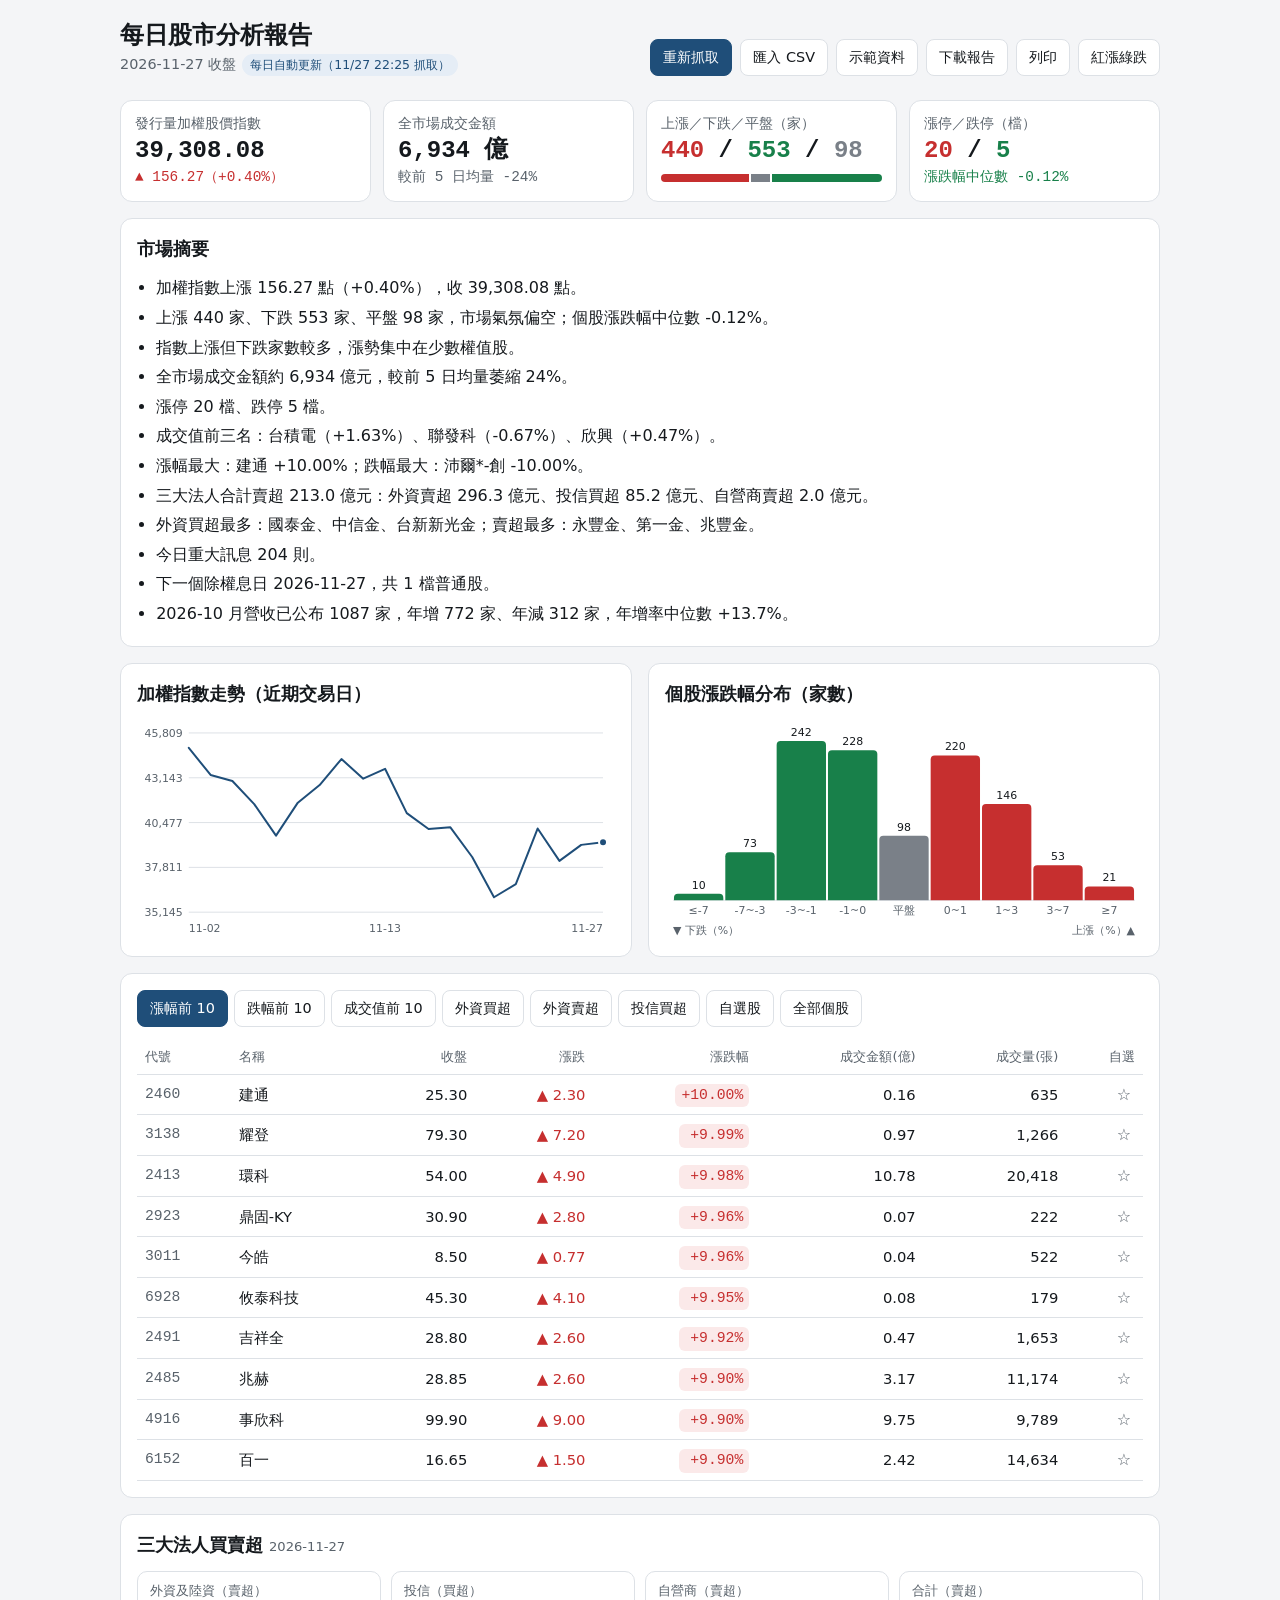
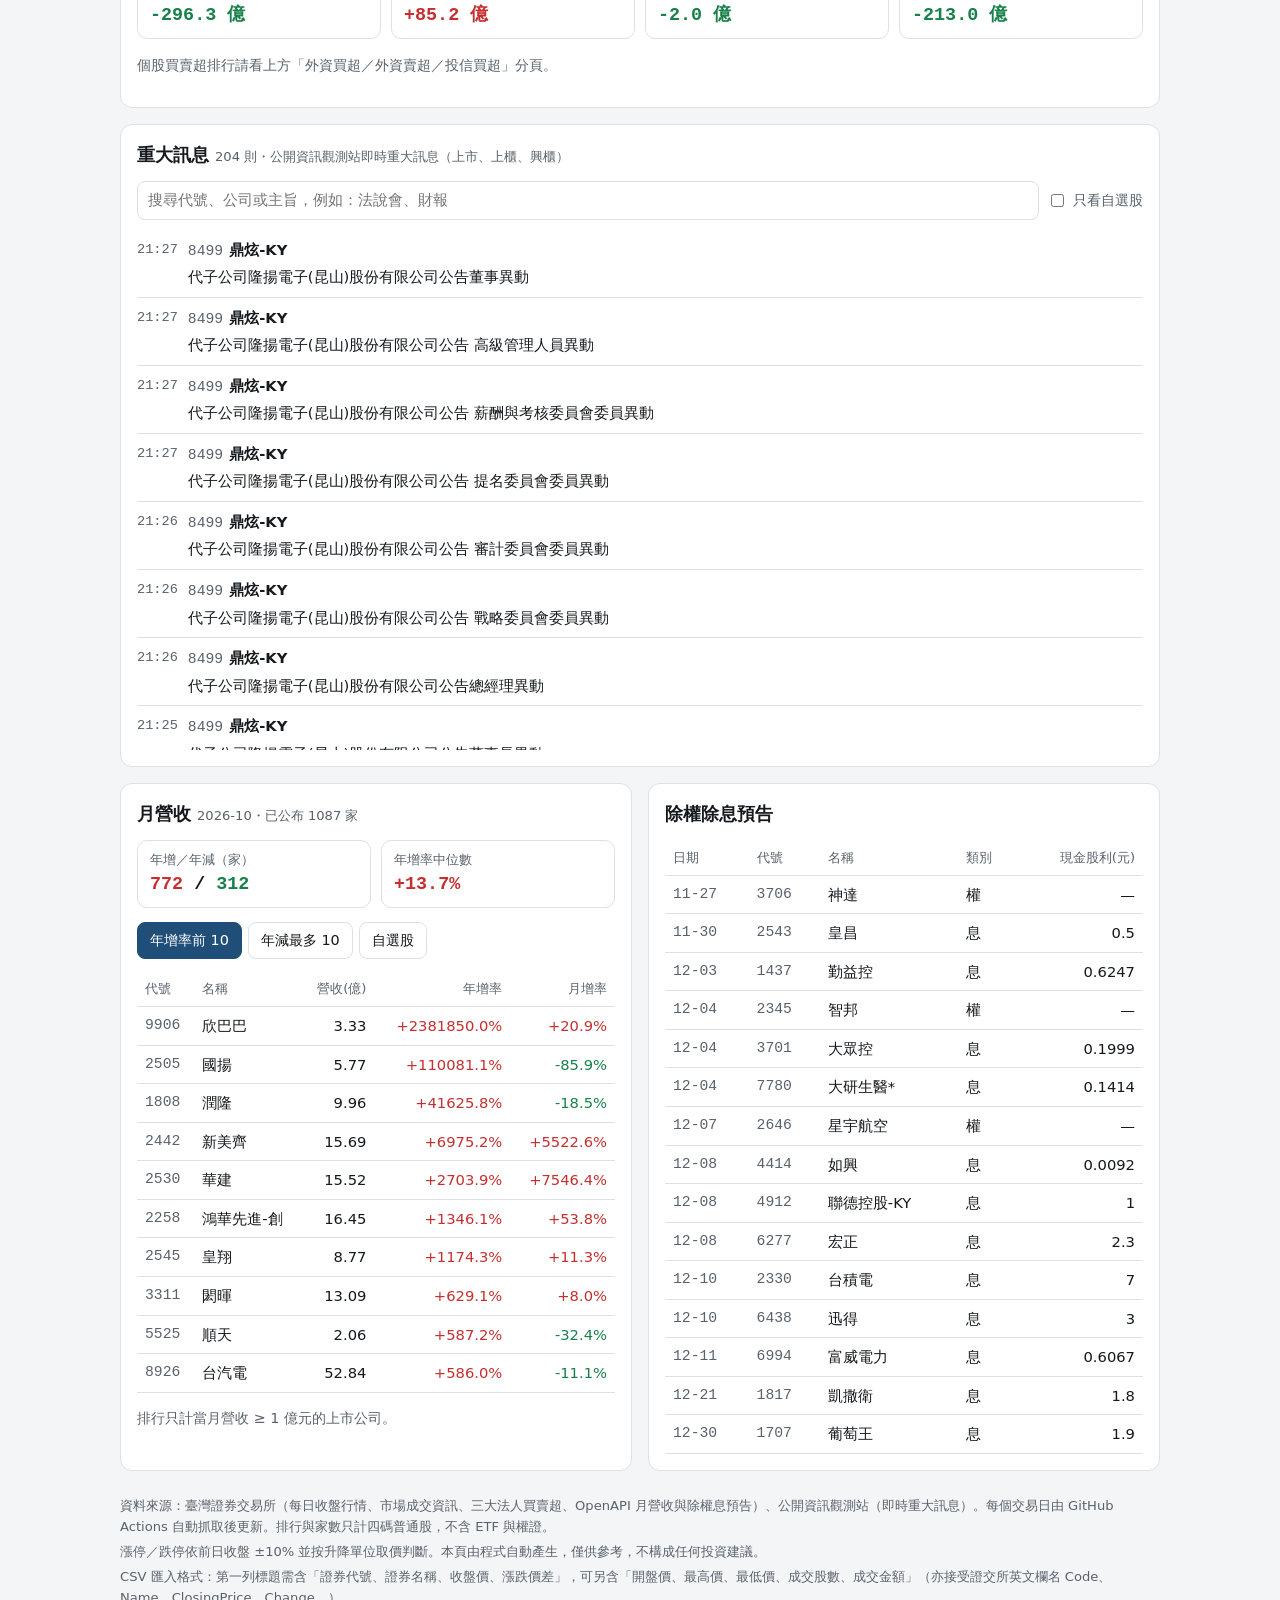
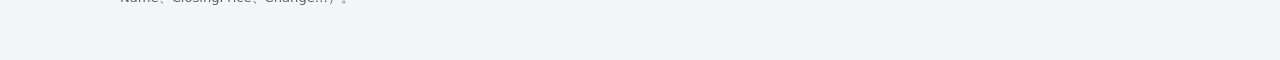
<file: index.html>
<!doctype html>
<html lang="zh-Hant-TW">
<head>
<meta charset="utf-8">
<meta name="viewport" content="width=device-width, initial-scale=1, viewport-fit=cover">
<title>每日股市報告</title>
<meta name="description" content="依臺灣證券交易所公開資料，自動產生每日台股市場分析報告：大盤、漲跌家數、量能、排行與自選股。">
<meta name="color-scheme" content="light dark">
<meta name="theme-color" content="#1f4e79" media="(prefers-color-scheme: light)">
<meta name="theme-color" content="#121619" media="(prefers-color-scheme: dark)">
<link rel="manifest" href="manifest.webmanifest">
<link rel="icon" type="image/png" sizes="192x192" href="icons/icon-192.png">
<link rel="apple-touch-icon" href="icons/apple-touch-icon.png">
<meta name="apple-mobile-web-app-capable" content="yes">
<meta name="mobile-web-app-capable" content="yes">
<meta name="apple-mobile-web-app-title" content="股市報告">
<style>
  :root {
    --bg: #f4f5f7; --surface: #ffffff; --fg: #15191d; --muted: #59626b; --line: #dde1e6;
    --accent: #1f4e79; --accent-soft: #e5edf6;
    --up: #c62f2f; --down: #18804a; --flat: #7a8088;   /* 台灣慣例：紅漲綠跌 */
    --up-soft: #fbe9e9; --down-soft: #e3f3ea;
    --warn: #8a4b00; --warn-bg: #fff3e0;
    --font-body: system-ui, -apple-system, "PingFang TC", "Microsoft JhengHei", "Noto Sans TC", sans-serif;
    --font-num: ui-monospace, "SFMono-Regular", Menlo, Consolas, monospace;
  }
  :root[data-palette="cvd"] { --up: #2a6fc9; --down: #d9601f; --up-soft: #e6eefa; --down-soft: #fcebe0; }
  @media (prefers-color-scheme: dark) {
    :root:not([data-theme="light"]) {
      --bg: #121619; --surface: #1a1f23; --fg: #e8ecef; --muted: #a2acb4; --line: #2d353b;
      --accent: #7fb2e5; --accent-soft: #1d2b38;
      --up: #f07070; --down: #3cba72; --flat: #9aa1a8; --up-soft: #3a1f1f; --down-soft: #16301f;
      --warn: #f3b46b; --warn-bg: #352512; color-scheme: dark;
    }
    :root:not([data-theme="light"])[data-palette="cvd"] { --up: #5d9cec; --down: #f08a4b; --up-soft: #1c2a3d; --down-soft: #3a2616; }
  }
  :root[data-theme="dark"] {
    --bg: #121619; --surface: #1a1f23; --fg: #e8ecef; --muted: #a2acb4; --line: #2d353b;
    --accent: #7fb2e5; --accent-soft: #1d2b38;
    --up: #f07070; --down: #3cba72; --flat: #9aa1a8; --up-soft: #3a1f1f; --down-soft: #16301f;
    --warn: #f3b46b; --warn-bg: #352512; color-scheme: dark;
  }
  :root[data-theme="dark"][data-palette="cvd"] { --up: #5d9cec; --down: #f08a4b; --up-soft: #1c2a3d; --down-soft: #3a2616; }

  * { box-sizing: border-box; }
  html { -webkit-text-size-adjust: 100%; }
  [hidden] { display: none !important; }
  body {
    margin: 0; background: var(--bg); color: var(--fg);
    font-family: var(--font-body); font-size: 16px; line-height: 1.6;
    padding: 0 max(16px, env(safe-area-inset-right, 0px)) 48px max(16px, env(safe-area-inset-left, 0px));
  }
  main { max-width: 1040px; margin: 0 auto; }
  header { padding: 20px 0 8px; display: flex; flex-wrap: wrap; gap: 12px; align-items: flex-end; justify-content: space-between; }
  h1 { font-size: 1.5rem; margin: 0; line-height: 1.3; }
  h2 { font-size: 1.1rem; margin: 0 0 12px; }
  .sub { color: var(--muted); font-size: .9rem; margin: 2px 0 0; }
  .badge { display: inline-block; font-size: .78rem; padding: 1px 8px; border-radius: 999px; background: var(--accent-soft); color: var(--accent); margin-left: 6px; vertical-align: middle; }
  .badge.demo { background: var(--warn-bg); color: var(--warn); }
  .toolbar { display: flex; flex-wrap: wrap; gap: 8px; }
  button, .btn {
    font: inherit; font-size: .9rem; border: 1px solid var(--line); background: var(--surface); color: var(--fg);
    padding: 6px 12px; border-radius: 8px; cursor: pointer; min-height: 36px;
  }
  button:hover, .btn:hover { border-color: var(--accent); }
  button.primary { background: var(--accent); color: var(--surface); border-color: var(--accent); }
  button:focus-visible, input:focus-visible, select:focus-visible { outline: 2px solid var(--accent); outline-offset: 2px; }
  .card { background: var(--surface); border: 1px solid var(--line); border-radius: 12px; padding: 16px; margin-top: 16px; }
  .notice { background: var(--warn-bg); color: var(--warn); border-radius: 10px; padding: 10px 14px; margin-top: 16px; font-size: .92rem; }
  .notice button { margin: 6px 6px 0 0; }

  .kpis { display: grid; grid-template-columns: repeat(auto-fit, minmax(180px, 1fr)); gap: 12px; margin-top: 16px; }
  .kpi { background: var(--surface); border: 1px solid var(--line); border-radius: 12px; padding: 12px 14px; }
  .kpi .label { color: var(--muted); font-size: .85rem; }
  .kpi .value { font-family: var(--font-num); font-size: 1.5rem; font-weight: 600; line-height: 1.3; font-variant-numeric: tabular-nums; }
  .kpi .delta { font-family: var(--font-num); font-size: .9rem; font-variant-numeric: tabular-nums; }
  .breadth { display: flex; height: 8px; border-radius: 4px; overflow: hidden; margin-top: 8px; gap: 2px; }
  .breadth span { display: block; }
  .up { color: var(--up); } .down { color: var(--down); } .flat { color: var(--flat); }

  .summary { margin: 0; padding-left: 1.2em; }
  .summary li { margin: 4px 0; }
  .grid2 { display: grid; grid-template-columns: 1fr 1fr; gap: 16px; }
  .grid2 > .card { margin-top: 16px; min-width: 0; }
  @media (max-width: 760px) { .grid2 { grid-template-columns: 1fr; } }
  .chart { position: relative; }
  .chart svg { display: block; width: 100%; height: auto; overflow: visible; }
  .chart text { font-family: var(--font-body); fill: var(--muted); font-size: 11px; }
  .tip { position: absolute; pointer-events: none; background: var(--fg); color: var(--bg); font-size: .8rem; padding: 4px 8px; border-radius: 6px; white-space: nowrap; transform: translate(-50%, -110%); font-variant-numeric: tabular-nums; }
  .empty { color: var(--muted); font-size: .9rem; }

  .tabs { display: flex; flex-wrap: wrap; gap: 6px; margin-bottom: 12px; }
  .tabs button[aria-selected="true"] { background: var(--accent); color: var(--surface); border-color: var(--accent); }
  .row { display: flex; flex-wrap: wrap; gap: 8px; margin-bottom: 10px; align-items: center; }
  input[type="search"], input[type="text"] { font: inherit; font-size: .95rem; padding: 6px 10px; border: 1px solid var(--line); border-radius: 8px; background: var(--surface); color: var(--fg); min-height: 36px; min-width: 0; flex: 1 1 180px; }
  .tablewrap { overflow-x: auto; -webkit-overflow-scrolling: touch; }
  table { width: 100%; border-collapse: collapse; font-size: .92rem; }
  th, td { padding: 7px 8px; border-bottom: 1px solid var(--line); text-align: right; white-space: nowrap; font-variant-numeric: tabular-nums; }
  th { color: var(--muted); font-weight: 500; font-size: .82rem; }
  th:nth-child(-n+2), td:nth-child(-n+2) { text-align: left; }
  td.code { font-family: var(--font-num); color: var(--muted); }
  td .star { border: 0; background: none; padding: 0 4px; min-height: 0; color: var(--muted); font-size: 1rem; }
  td .star[aria-pressed="true"] { color: #d99a00; }
  .pill { display: inline-block; min-width: 4.8em; padding: 0 6px; border-radius: 6px; font-family: var(--font-num); }
  .pill.up { background: var(--up-soft); } .pill.down { background: var(--down-soft); }
  .meta { color: var(--muted); font-size: .82rem; font-weight: 400; margin-left: 6px; }
  .minis { display: grid; grid-template-columns: repeat(auto-fit, minmax(130px, 1fr)); gap: 10px; margin-bottom: 14px; }
  .mini { border: 1px solid var(--line); border-radius: 10px; padding: 8px 12px; }
  .mini .label { color: var(--muted); font-size: .82rem; }
  .mini .value { font-family: var(--font-num); font-size: 1.15rem; font-weight: 600; font-variant-numeric: tabular-nums; }
  .news { list-style: none; margin: 0; padding: 0; max-height: 520px; overflow-y: auto; }
  .news li { padding: 8px 0; border-bottom: 1px solid var(--line); display: grid; grid-template-columns: auto 1fr; gap: 2px 10px; }
  .news .when { color: var(--muted); font-family: var(--font-num); font-size: .85rem; grid-row: span 2; padding-top: 1px; }
  .news .who { font-weight: 600; font-size: .92rem; }
  .news .who .code { color: var(--muted); font-family: var(--font-num); font-weight: 400; margin-right: 6px; }
  .news .what { font-size: .92rem; overflow-wrap: anywhere; }
  .news li.mine .who::after { content: " ★ 自選"; color: #b07800; font-weight: 400; font-size: .8rem; }
  .check { display: inline-flex; gap: 6px; align-items: center; font-size: .9rem; color: var(--muted); }
  table.left4 th:nth-child(-n+4), table.left4 td:nth-child(-n+4) { text-align: left; }
  tr.mine td:nth-child(2)::after { content: " ★"; color: #b07800; }
  footer { color: var(--muted); font-size: .82rem; margin-top: 24px; }
  footer p { margin: 4px 0; }
  .loading { padding: 40px 0; text-align: center; color: var(--muted); }

  @media print {
    body { background: #fff; color: #000; }
    .toolbar, .tabs, .row, .notice button, .star { display: none !important; }
    .card, .kpi { break-inside: avoid; border-color: #ccc; }
  }
</style>
</head>
<body>
<main>
  <header>
    <div>
      <h1>每日股市分析報告</h1>
      <p class="sub"><span id="reportDate">—</span><span id="sourceBadge" class="badge">載入中</span></p>
    </div>
    <div class="toolbar">
      <button id="btnRefresh" class="primary" type="button">重新抓取</button>
      <label class="btn" for="csvFile">匯入 CSV</label>
      <input id="csvFile" type="file" accept=".csv,text/csv" hidden>
      <button id="btnSample" type="button">示範資料</button>
      <button id="btnExport" type="button">下載報告</button>
      <button id="btnPrint" type="button">列印</button>
      <button id="btnPalette" type="button" aria-pressed="false" title="切換漲跌顏色">紅漲綠跌</button>
    </div>
  </header>

  <div id="notice" class="notice" hidden role="status"></div>
  <div id="loading" class="loading">正在載入今日資料…</div>

  <div id="report" hidden>
    <section class="kpis" aria-label="重點數字">
      <div class="kpi"><div class="label">發行量加權股價指數</div><div class="value" id="kTaiex">—</div><div class="delta" id="kTaiexD"></div></div>
      <div class="kpi"><div class="label">全市場成交金額</div><div class="value" id="kValue">—</div><div class="delta" id="kValueD"></div></div>
      <div class="kpi"><div class="label">上漲／下跌／平盤（家）</div><div class="value" id="kBreadth">—</div>
        <div class="breadth" id="kBreadthBar" aria-hidden="true"></div></div>
      <div class="kpi"><div class="label">漲停／跌停（檔）</div><div class="value" id="kLimit">—</div><div class="delta" id="kMedian"></div></div>
    </section>

    <section class="card">
      <h2>市場摘要</h2>
      <ul class="summary" id="summary"></ul>
    </section>

    <div class="grid2">
      <section class="card">
        <h2>加權指數走勢（近期交易日）</h2>
        <div class="chart" id="chartTaiex"></div>
      </section>
      <section class="card">
        <h2>個股漲跌幅分布（家數）</h2>
        <div class="chart" id="chartDist"></div>
      </section>
    </div>

    <section class="card">
      <div class="tabs" role="tablist" aria-label="排行">
        <button role="tab" data-tab="gainers" aria-selected="true" type="button">漲幅前 10</button>
        <button role="tab" data-tab="losers" aria-selected="false" type="button">跌幅前 10</button>
        <button role="tab" data-tab="value" aria-selected="false" type="button">成交值前 10</button>
        <button role="tab" data-tab="fbuy" aria-selected="false" type="button" data-needs="inst">外資買超</button>
        <button role="tab" data-tab="fsell" aria-selected="false" type="button" data-needs="inst">外資賣超</button>
        <button role="tab" data-tab="tbuy" aria-selected="false" type="button" data-needs="inst">投信買超</button>
        <button role="tab" data-tab="watch" aria-selected="false" type="button">自選股 <span id="watchCount"></span></button>
        <button role="tab" data-tab="all" aria-selected="false" type="button">全部個股</button>
      </div>
      <div class="row" id="searchRow" hidden>
        <input type="search" id="search" placeholder="輸入代號或名稱搜尋" aria-label="搜尋個股">
      </div>
      <div class="row" id="watchRow" hidden>
        <input type="text" id="watchInput" placeholder="輸入代號加入自選，例如 1101" aria-label="新增自選股代號" inputmode="numeric">
        <button id="watchAdd" type="button">加入</button>
      </div>
      <div class="tablewrap">
        <table>
          <thead id="thead"></thead>
          <tbody id="tbody"></tbody>
        </table>
      </div>
      <p class="empty" id="tableEmpty" hidden></p>
    </section>

    <section class="card" id="instCard" hidden>
      <h2>三大法人買賣超<span class="meta" id="instDate"></span></h2>
      <div class="minis" id="instMinis"></div>
      <p class="empty">個股買賣超排行請看上方「外資買超／外資賣超／投信買超」分頁。</p>
    </section>

    <section class="card" id="newsCard" hidden>
      <h2>重大訊息<span class="meta" id="newsMeta"></span></h2>
      <div class="row">
        <input type="search" id="newsSearch" placeholder="搜尋代號、公司或主旨，例如：法說會、財報" aria-label="搜尋重大訊息">
        <label class="check"><input type="checkbox" id="newsMine"> 只看自選股</label>
      </div>
      <ul class="news" id="newsList"></ul>
      <p class="empty" id="newsEmpty" hidden></p>
    </section>

    <div class="grid2">
      <section class="card" id="revCard" hidden>
        <h2>月營收<span class="meta" id="revMeta"></span></h2>
        <div class="minis" id="revMinis"></div>
        <div class="tabs" role="tablist" aria-label="月營收排行">
          <button role="tab" data-rev="top" aria-selected="true" type="button">年增率前 10</button>
          <button role="tab" data-rev="bottom" aria-selected="false" type="button">年減最多 10</button>
          <button role="tab" data-rev="watch" aria-selected="false" type="button">自選股</button>
        </div>
        <div class="tablewrap"><table><thead><tr><th>代號</th><th>名稱</th><th>營收(億)</th><th>年增率</th><th>月增率</th></tr></thead><tbody id="revBody"></tbody></table></div>
        <p class="empty" id="revEmpty" hidden></p>
        <p class="empty">排行只計當月營收 ≥ 1 億元的上市公司。</p>
      </section>
      <section class="card" id="divCard" hidden>
        <h2>除權除息預告</h2>
        <div class="tablewrap"><table class="left4"><thead><tr><th>日期</th><th>代號</th><th>名稱</th><th>類別</th><th>現金股利(元)</th></tr></thead><tbody id="divBody"></tbody></table></div>
        <p class="empty" id="divEmpty" hidden></p>
      </section>
    </div>
  </div>

  <footer>
    <p>資料來源：臺灣證券交易所（每日收盤行情、市場成交資訊、三大法人買賣超、OpenAPI 月營收與除權息預告）、公開資訊觀測站（即時重大訊息）。每個交易日由 GitHub Actions 自動抓取後更新。排行與家數只計四碼普通股，不含 ETF 與權證。</p>
    <p>漲停／跌停依前日收盤 ±10% 並按升降單位取價判斷。本頁由程式自動產生，僅供參考，不構成任何投資建議。</p>
    <p>CSV 匯入格式：第一列標題需含「證券代號、證券名稱、收盤價、漲跌價差」，可另含「開盤價、最高價、最低價、成交股數、成交金額」（亦接受證交所英文欄名 Code、Name、ClosingPrice、Change…）。</p>
  </footer>
</main>

<script src="analysis.js"></script>
<script src="sample-data.js"></script>
<script>
(() => {
  "use strict";
  const A = window.StockAnalysis;
  const DATA_URL = "data/latest.json"; // 由 GitHub Actions 每個交易日自動更新（scripts/fetch-data.mjs）
  const $ = (id) => document.getElementById(id);
  const store = {
    get(k, d) { try { const v = localStorage.getItem(k); return v === null ? d : JSON.parse(v); } catch { return d; } },
    set(k, v) { try { localStorage.setItem(k, JSON.stringify(v)); return true; } catch { return false; } },
  };

  let report = null, extras = {}, sourceLabel = "", stocksAll = [], tab = "gainers", revTab = "top";
  let watch = new Set(store.get("stock-report:watch", []));

  // ---------- 資料取得 ----------
  async function loadData() {
    const ctl = new AbortController();
    const t = setTimeout(() => ctl.abort(), 20000);
    try {
      const res = await fetch(DATA_URL, { signal: ctl.signal, cache: "no-store" });
      if (res.status === 404) throw new Error("還沒有產生資料檔（自動抓取尚未執行過）");
      if (!res.ok) throw new Error(`HTTP ${res.status}`);
      return await res.json();
    } catch (e) {
      throw new Error(e.name === "AbortError" ? "連線逾時" : e.message || "連線失敗");
    } finally { clearTimeout(t); }
  }

  async function start() {
    showLoading(true); hideNotice();
    try {
      const data = await loadData();
      const when = data.fetchedAt ? new Date(data.fetchedAt).toLocaleString("zh-TW", { timeZone: "Asia/Taipei", month: "numeric", day: "numeric", hour: "2-digit", minute: "2-digit", hour12: false }) : "";
      if (render(data, `每日自動更新${when ? "（" + when + " 抓取）" : ""}`, "live")) {
        store.set("stock-report:last", { at: new Date().toISOString(), data });
        if (data.errors && data.errors.length) notice("部分資料暫時無法取得：" + data.errors.map((e) => e.source).join("、") + "。相關區塊會留空或改用備援來源。");
      }
    } catch (e) {
      const last = store.get("stock-report:last", null);
      if (last && last.data) {
        render(last.data, `上次快取（${new Date(last.at).toLocaleString("zh-TW", { timeZone: "Asia/Taipei", hour12: false })} 取得）`, "cache");
        notice(`無法載入最新資料（${e.message}），先顯示上次取得的資料。`, true);
      } else {
        showLoading(false);
        notice(`無法載入資料（${e.message}）。可能是網路離線，或網站剛建立、自動抓取還沒執行。你可以稍後重試、匯入 CSV，或先看示範資料。`, true, true);
      }
    }
  }

  // ---------- 繪製 ----------
  // data 格式同 data/latest.json：{ market: { stocks, indices, daily }, institutional?, news?, revenue?, dividends? }
  function render(data, label, kind) {
    try {
      const m = data.market || {};
      const stocks = A.normalizeStocks(m.stocks);
      const date = (m.date && A.normDate(m.date)) || A.normDate(m.stocks[0] && (m.stocks[0].Date || m.stocks[0].日期)) || null;
      report = A.analyze({ stocks, indices: A.normalizeIndices(m.indices || []), daily: A.normalizeDaily(m.daily || []), date });
      stocksAll = stocks.filter(A.isCommonStock);
      const map = new Map(stocks.map((s) => [s.code, s]));
      const today = report.date || new Date().toISOString().slice(0, 10);
      extras = {
        inst: A.analyzeInstitutional(data.institutional, map),
        news: data.news ? data.news.items || [] : null, newsInfo: data.news || null,
        revenue: A.analyzeRevenue(data.revenue),
        dividends: data.dividends ? A.upcomingDividends(data.dividends, today) : null,
      };
      extras.summary = A.summarizeExtras({ inst: extras.inst, revenue: extras.revenue, news: extras.news, dividends: extras.dividends, reportDate: report.date });
    } catch (e) {
      showLoading(false);
      notice("資料無法分析：" + e.message, true, true);
      return false;
    }
    sourceLabel = label;
    $("reportDate").textContent = report.date ? report.date + " 收盤" : "日期未知";
    const b = $("sourceBadge");
    b.textContent = label; b.className = "badge" + (kind === "sample" ? " demo" : "");
    if (kind === "sample" || kind === "csv") hideNotice();
    if (kind === "sample") notice("目前顯示的是虛構示範資料，公司名稱與數字皆非真實。");
    showLoading(false);
    $("report").hidden = false;
    if (!extras.inst && /^(fbuy|fsell|tbuy)$/.test(tab)) selectTab("gainers");
    document.querySelectorAll('.tabs button[data-needs="inst"]').forEach((x) => (x.hidden = !extras.inst || !extras.inst.foreignBuy.length));
    renderKpis(); renderSummary(); renderTaiex(); renderDist(); renderTable();
    renderInst(); renderNews(); renderRevenue(); renderDividends();
    return true;
  }

  const cls = (n) => (n > 0 ? "up" : n < 0 ? "down" : "flat");
  const arrow = (n) => (n > 0 ? "▲" : n < 0 ? "▼" : "－");
  const f2 = (n) => n.toLocaleString("zh-TW", { minimumFractionDigits: 2, maximumFractionDigits: 2 });
  const lots = (shares) => Math.round(shares / 1000).toLocaleString("zh-TW");
  const pctCell = (p) => `<span class="pill ${cls(p)}">${p === null || p === undefined ? "—" : A.fmtPct(p)}</span>`;
  function esc(s) { return String(s ?? "").replace(/[&<>"']/g, (c) => ({ "&": "&amp;", "<": "&lt;", ">": "&gt;", '"': "&quot;", "'": "&#39;" }[c])); }

  function renderKpis() {
    const r = report, t = r.taiex;
    $("kTaiex").textContent = t ? f2(t.close) : "—";
    const d = $("kTaiexD");
    d.className = "delta " + (t ? cls(t.change) : "");
    d.textContent = t && t.change !== null ? `${arrow(t.change)} ${f2(Math.abs(t.change))}（${t.pct !== null ? A.fmtPct(t.pct) : "—"}）` : "未取得指數資料";
    $("kValue").textContent = (r.totalValue / 1e8).toLocaleString("zh-TW", { maximumFractionDigits: 0 }) + " 億";
    const vd = $("kValueD");
    vd.className = "delta"; vd.style.color = "var(--muted)";
    vd.textContent = r.volumeRatio !== null ? `較前 5 日均量 ${A.fmtPct(r.volumeRatio * 100, 0)}` : "";
    $("kBreadth").innerHTML = `<span class="up">${r.up}</span> / <span class="down">${r.down}</span> / <span class="flat">${r.flat}</span>`;
    const tot = r.up + r.down + r.flat;
    $("kBreadthBar").innerHTML = [["up", r.up], ["flat", r.flat], ["down", r.down]]
      .filter(([, n]) => n > 0).map(([c, n]) => `<span style="flex:${n / tot};background:var(--${c})"></span>`).join("");
    $("kLimit").innerHTML = `<span class="up">${r.limitUp.length}</span> / <span class="down">${r.limitDown.length}</span>`;
    const md = $("kMedian");
    md.className = "delta " + cls(r.median);
    md.textContent = `漲跌幅中位數 ${A.fmtPct(r.median)}`;
  }

  function renderSummary() {
    $("summary").innerHTML = report.summary.concat(extras.summary || []).map((l) => `<li>${esc(l)}</li>`).join("");
  }

  function tipFor(box) {
    let tip = box.querySelector(".tip");
    if (!tip) { tip = document.createElement("div"); tip.className = "tip"; tip.hidden = true; box.appendChild(tip); }
    return tip;
  }

  // 加權指數折線（單一序列，十字線 + 提示）
  function renderTaiex() {
    const box = $("chartTaiex");
    const data = report.daily.slice(-20);
    if (data.length < 2) { box.innerHTML = '<p class="empty">沒有取得每日成交資料，無法畫走勢。</p>'; return; }
    const W = 480, H = 220, L = 52, R = 12, T = 12, B = 28;
    const ys = data.map((d) => d.taiex);
    let lo = Math.min(...ys), hi = Math.max(...ys);
    const pad = (hi - lo) * 0.1 || hi * 0.01; lo -= pad; hi += pad;
    const x = (i) => L + (i * (W - L - R)) / (data.length - 1);
    const y = (v) => T + ((hi - v) * (H - T - B)) / (hi - lo);
    const ticks = 4, grid = [];
    for (let i = 0; i <= ticks; i++) {
      const v = lo + ((hi - lo) * i) / ticks;
      grid.push(`<line x1="${L}" x2="${W - R}" y1="${y(v)}" y2="${y(v)}" stroke="var(--line)" stroke-width="1"/>` +
        `<text x="${L - 6}" y="${y(v) + 4}" text-anchor="end">${Math.round(v).toLocaleString("zh-TW")}</text>`);
    }
    const lab = [0, Math.floor((data.length - 1) / 2), data.length - 1]
      .map((i) => `<text x="${x(i)}" y="${H - 8}" text-anchor="${i === 0 ? "start" : i === data.length - 1 ? "end" : "middle"}">${data[i].date.slice(5)}</text>`).join("");
    const path = data.map((d, i) => `${i ? "L" : "M"}${x(i).toFixed(1)},${y(d.taiex).toFixed(1)}`).join("");
    const lastI = data.length - 1;
    box.innerHTML = `<svg viewBox="0 0 ${W} ${H}" role="img" aria-label="加權指數近 ${data.length} 個交易日走勢，最新 ${f2(data[lastI].taiex)} 點">
      ${grid.join("")}${lab}
      <path d="${path}" fill="none" stroke="var(--accent)" stroke-width="2" stroke-linejoin="round" stroke-linecap="round"/>
      <circle cx="${x(lastI)}" cy="${y(data[lastI].taiex)}" r="4" fill="var(--accent)" stroke="var(--surface)" stroke-width="2"/>
      <g class="hover" visibility="hidden"><line y1="${T}" y2="${H - B}" stroke="var(--muted)" stroke-width="1" stroke-dasharray="3 3"/>
      <circle r="4" fill="var(--accent)" stroke="var(--surface)" stroke-width="2"/></g>
      <rect x="${L}" y="${T}" width="${W - L - R}" height="${H - T - B}" fill="transparent"/></svg>`;
    const svg = box.querySelector("svg"), g = svg.querySelector(".hover"), tip = tipFor(box);
    const move = (ev) => {
      const rect = svg.getBoundingClientRect();
      const px = ((ev.clientX - rect.left) / rect.width) * W;
      const i = Math.max(0, Math.min(lastI, Math.round(((px - L) / (W - L - R)) * lastI)));
      const d = data[i];
      g.setAttribute("visibility", "visible");
      g.querySelector("line").setAttribute("x1", x(i)); g.querySelector("line").setAttribute("x2", x(i));
      g.querySelector("circle").setAttribute("cx", x(i)); g.querySelector("circle").setAttribute("cy", y(d.taiex));
      tip.hidden = false;
      tip.style.left = (x(i) / W) * rect.width + "px"; tip.style.top = (y(d.taiex) / H) * rect.height + "px";
      tip.textContent = `${d.date}　${f2(d.taiex)}` + (d.change !== null ? `（${d.change > 0 ? "+" : ""}${f2(d.change)}）` : "");
    };
    svg.addEventListener("pointermove", move);
    svg.addEventListener("pointerdown", move);
    svg.addEventListener("pointerleave", () => { g.setAttribute("visibility", "hidden"); tip.hidden = true; });
  }

  // 漲跌幅分布長條圖：位置（零軸左右）與箭頭標示漲跌，不只靠顏色
  function renderDist() {
    const box = $("chartDist"), bins = report.bins;
    const W = 480, H = 220, L = 8, R = 8, T = 20, B = 40;
    const max = Math.max(1, ...bins.map((b) => b.count));
    const bw = (W - L - R) / bins.length, gap = 2;
    const color = (i) => (i < 4 ? "var(--down)" : i > 4 ? "var(--up)" : "var(--flat)");
    const bars = bins.map((b, i) => {
      const h = (b.count / max) * (H - T - B), bx = L + i * bw + gap / 2, by = H - B - h, w = bw - gap;
      const r = Math.min(4, w / 2, h);
      const d = h > 0 ? `M${bx},${H - B}V${by + r}Q${bx},${by} ${bx + r},${by}H${bx + w - r}Q${bx + w},${by} ${bx + w},${by + r}V${H - B}Z` : "";
      return `<g data-i="${i}"><rect x="${L + i * bw}" y="${T}" width="${bw}" height="${H - T - B}" fill="transparent"/>
        <path d="${d}" fill="${color(i)}"/>
        <text x="${bx + w / 2}" y="${by - 5}" text-anchor="middle" style="fill:var(--fg)">${b.count}</text>
        <text x="${bx + w / 2}" y="${H - B + 14}" text-anchor="middle">${b.key.replace("%", "")}</text></g>`;
    }).join("");
    box.innerHTML = `<svg viewBox="0 0 ${W} ${H}" role="img" aria-label="漲跌幅分布：${bins.map((b) => b.key + " " + b.count + " 家").join("，")}">
      <line x1="${L}" x2="${W - R}" y1="${H - B}" y2="${H - B}" stroke="var(--line)"/>
      ${bars}
      <text x="${L}" y="${H - 6}">▼ 下跌（%）</text><text x="${W - R}" y="${H - 6}" text-anchor="end">上漲（%）▲</text></svg>`;
    const svg = box.querySelector("svg"), tip = tipFor(box);
    svg.querySelectorAll("g[data-i]").forEach((g) => {
      const show = () => {
        const i = +g.dataset.i, b = bins[i], rect = svg.getBoundingClientRect();
        tip.hidden = false;
        tip.style.left = ((L + (i + 0.5) * bw) / W) * rect.width + "px";
        tip.style.top = ((H - B - (b.count / max) * (H - T - B)) / H) * rect.height + "px";
        tip.textContent = `${b.key}：${b.count} 家（${((b.count / report.count) * 100).toFixed(1)}%）`;
      };
      g.addEventListener("pointerenter", show); g.addEventListener("pointerdown", show);
      g.addEventListener("pointerleave", () => (tip.hidden = true));
    });
  }

  // ---------- 排行表 ----------
  const star = (code, name) => `<button class="star" type="button" data-code="${esc(code)}" aria-pressed="${watch.has(code)}" aria-label="${watch.has(code) ? "移出" : "加入"}自選：${esc(name)}">${watch.has(code) ? "★" : "☆"}</button>`;
  const QUOTE_HEAD = "<tr><th>代號</th><th>名稱</th><th>收盤</th><th>漲跌</th><th>漲跌幅</th><th>成交金額(億)</th><th>成交量(張)</th><th>自選</th></tr>";
  const quoteRow = (s) => `<tr>
      <td class="code">${esc(s.code)}</td><td>${esc(s.name)}</td>
      <td>${s.close === null ? "—" : f2(s.close)}</td>
      <td class="${cls(s.change)}">${s.change === null ? "—" : arrow(s.change) + " " + f2(Math.abs(s.change))}</td>
      <td>${pctCell(s.pct)}</td><td>${(s.value / 1e8).toFixed(2)}</td><td>${lots(s.volume)}</td><td>${star(s.code, s.name)}</td></tr>`;
  const INST_HEAD = (who) => `<tr><th>代號</th><th>名稱</th><th>收盤</th><th>漲跌幅</th><th>${who}買賣超(張)</th><th>三大法人合計(張)</th><th>自選</th></tr>`;
  const instRow = (k) => (r) => `<tr>
      <td class="code">${esc(r.code)}</td><td>${esc(r.name)}</td><td>${r.close === null ? "—" : f2(r.close)}</td><td>${pctCell(r.pct)}</td>
      <td class="${cls(r[k])}">${r[k] > 0 ? "+" : ""}${lots(r[k])}</td><td class="${cls(r.total)}">${r.total > 0 ? "+" : ""}${lots(r.total)}</td><td>${star(r.code, r.name)}</td></tr>`;

  function tableSpec() {
    const q = $("search").value.trim().toLowerCase();
    const i = extras.inst;
    switch (tab) {
      case "gainers": return [QUOTE_HEAD, report.gainers, quoteRow];
      case "losers": return [QUOTE_HEAD, report.losers, quoteRow];
      case "value": return [QUOTE_HEAD, report.byValue, quoteRow];
      case "fbuy": return [INST_HEAD("外資"), i ? i.foreignBuy : [], instRow("foreign")];
      case "fsell": return [INST_HEAD("外資"), i ? i.foreignSell : [], instRow("foreign")];
      case "tbuy": return [INST_HEAD("投信"), i ? i.trustBuy : [], instRow("trust")];
      case "watch": return [QUOTE_HEAD, stocksAll.filter((s) => watch.has(s.code)), quoteRow];
      case "all": return [QUOTE_HEAD, stocksAll.filter((s) => !q || s.code.includes(q) || s.name.toLowerCase().includes(q)).slice(0, q ? 200 : 100), quoteRow];
    }
    return [QUOTE_HEAD, [], quoteRow];
  }

  function renderTable() {
    const [head, rows, row] = tableSpec();
    $("searchRow").hidden = tab !== "all";
    $("watchRow").hidden = tab !== "watch";
    $("watchCount").textContent = watch.size ? `(${watch.size})` : "";
    $("thead").innerHTML = head;
    $("tbody").innerHTML = rows.map(row).join("");
    const empty = $("tableEmpty");
    empty.hidden = rows.length > 0;
    empty.textContent = tab === "watch" ? (watch.size ? "自選股今日沒有成交資料。" : "還沒有自選股，輸入代號或在其他排行按 ☆ 加入。") : tab === "all" ? "找不到符合的個股。" : "沒有符合的個股。";
    if (/^(fbuy|fsell|tbuy)$/.test(tab) && extras.inst && extras.inst.date !== report.date) {
      empty.hidden = false; empty.textContent = `三大法人資料日期為 ${extras.inst.date}（當日資料約 15:00 後公布），收盤價與漲跌幅為 ${report.date}。`;
    }
    if (tab === "all" && !$("search").value.trim() && stocksAll.length > 100) { empty.hidden = false; empty.textContent = `共 ${stocksAll.length} 檔，先顯示前 100 檔，請用搜尋找其他個股。`; }
  }

  function selectTab(name) {
    tab = name;
    document.querySelectorAll(".tabs button[data-tab]").forEach((x) => x.setAttribute("aria-selected", String(x.dataset.tab === name)));
  }

  // ---------- 三大法人 ----------
  function renderInst() {
    const i = extras.inst;
    $("instCard").hidden = !i;
    if (!i) return;
    $("instDate").textContent = i.date + (i.date !== report.date ? "（當日資料約 15:00 後公布）" : "");
    const yi = (n) => `<span class="${cls(n)}">${n > 0 ? "+" : ""}${(n / 1e8).toLocaleString("zh-TW", { minimumFractionDigits: 1, maximumFractionDigits: 1 })} 億</span>`;
    $("instMinis").innerHTML = [["外資及陸資", i.foreign], ["投信", i.trust], ["自營商", i.dealer], ["合計", i.total]]
      .map(([l, n]) => `<div class="mini"><div class="label">${l}${n > 0 ? "（買超）" : n < 0 ? "（賣超）" : ""}</div><div class="value">${yi(n)}</div></div>`).join("");
  }

  // ---------- 重大訊息 ----------
  function renderNews() {
    const all = extras.news;
    $("newsCard").hidden = !all;
    if (!all) return;
    const info = extras.newsInfo;
    $("newsMeta").textContent = `${all.length} 則・${info.source || ""}`;
    const q = $("newsSearch").value.trim().toLowerCase();
    const mine = $("newsMine").checked;
    const list = all.filter((n) => (!mine || watch.has(n.code)) && (!q || n.code.includes(q) || n.name.toLowerCase().includes(q) || n.subject.toLowerCase().includes(q)));
    $("newsList").innerHTML = list.map((n) => `<li class="${watch.has(n.code) ? "mine" : ""}">
      <span class="when">${esc(n.date && n.date !== report.date ? n.date.slice(5) + " " : "")}${esc(n.time.slice(0, 5))}</span>
      <span class="who"><span class="code">${esc(n.code)}</span>${esc(n.name)}</span>
      <span class="what">${esc(n.subject)}</span></li>`).join("");
    const e = $("newsEmpty");
    e.hidden = list.length > 0;
    e.textContent = all.length ? (mine ? "自選股今天沒有重大訊息。" : "找不到符合的訊息。") : "今天目前沒有重大訊息。";
  }

  // ---------- 月營收 ----------
  function renderRevenue() {
    const r = extras.revenue;
    $("revCard").hidden = !r;
    if (!r) return;
    $("revMeta").textContent = `${r.ym}・已公布 ${r.count} 家`;
    $("revMinis").innerHTML = `<div class="mini"><div class="label">年增／年減（家）</div><div class="value"><span class="up">${r.up}</span> / <span class="down">${r.down}</span></div></div>
      <div class="mini"><div class="label">年增率中位數</div><div class="value ${cls(r.median)}">${r.median === null ? "—" : A.fmtPct(r.median, 1)}</div></div>`;
    const rows = revTab === "top" ? r.topYoy : revTab === "bottom" ? r.bottomYoy : r.items.filter((x) => watch.has(x.code));
    const p1 = (v) => (v === null ? "—" : A.fmtPct(v, 1));
    $("revBody").innerHTML = rows.map((x) => `<tr class="${watch.has(x.code) ? "mine" : ""}"><td class="code">${esc(x.code)}</td><td>${esc(x.name)}</td>
      <td>${(x.revenue / 1e5).toLocaleString("zh-TW", { maximumFractionDigits: 2 })}</td>
      <td class="${cls(x.yoy)}">${p1(x.yoy)}</td><td class="${cls(x.mom)}">${p1(x.mom)}</td></tr>`).join("");
    const e = $("revEmpty");
    e.hidden = rows.length > 0;
    e.textContent = revTab === "watch" ? "自選股中沒有已公布營收的上市公司。" : "沒有資料。";
  }

  // ---------- 除權息 ----------
  function renderDividends() {
    const d = extras.dividends;
    $("divCard").hidden = !d;
    if (!d) return;
    const rows = d.slice(0, 20);
    $("divBody").innerHTML = rows.map((x) => `<tr class="${watch.has(x.code) ? "mine" : ""}"><td class="code">${esc(x.date.slice(5))}</td><td class="code">${esc(x.code)}</td><td>${esc(x.name)}</td>
      <td>${esc(x.type)}</td><td>${x.cash === null || x.cash === 0 ? "—" : x.cash.toLocaleString("zh-TW", { maximumFractionDigits: 4 })}</td></tr>`).join("");
    const e = $("divEmpty");
    e.hidden = rows.length > 0;
    e.textContent = "近期沒有普通股除權息。";
    if (d.length > rows.length) { e.hidden = false; e.textContent = `共 ${d.length} 檔，顯示最近 ${rows.length} 檔。`; }
  }

  function toggleWatch(code) {
    watch.has(code) ? watch.delete(code) : watch.add(code);
    store.set("stock-report:watch", [...watch]);
    renderTable(); renderNews(); renderRevenue(); renderDividends();
  }

  // ---------- 通知與狀態 ----------
  function showLoading(on) { $("loading").hidden = !on; }
  function hideNotice() { $("notice").hidden = true; }
  function notice(msg, isError = false, withActions = false) {
    const n = $("notice");
    n.innerHTML = esc(msg) + (withActions ? '<div><button type="button" data-act="retry">重試</button><button type="button" data-act="sample">看示範資料</button><button type="button" data-act="csv">匯入 CSV</button></div>' : "");
    n.setAttribute("role", isError ? "alert" : "status");
    n.hidden = false;
  }

  // ---------- 事件 ----------
  $("btnRefresh").addEventListener("click", start);
  $("btnSample").addEventListener("click", () => render({ market: window.STOCK_SAMPLE }, "示範資料（虛構）", "sample"));
  $("btnPrint").addEventListener("click", () => window.print());
  $("notice").addEventListener("click", (e) => {
    const a = e.target.dataset && e.target.dataset.act;
    if (a === "retry") start();
    if (a === "sample") $("btnSample").click();
    if (a === "csv") $("csvFile").click();
  });
  $("csvFile").addEventListener("change", async (e) => {
    const file = e.target.files[0]; e.target.value = "";
    if (!file) return;
    try {
      const rows = A.parseCSV(await file.text());
      render({ market: { stocks: rows } }, `匯入：${file.name}`, "csv");
    } catch (err) { notice("CSV 讀取失敗：" + err.message, true); }
  });
  $("btnExport").addEventListener("click", () => {
    if (!report) { notice("目前沒有報告可下載。", true); return; }
    const md = A.toMarkdown(report, sourceLabel, { extraSummary: extras.summary, inst: extras.inst, news: extras.news, revenue: extras.revenue, dividends: extras.dividends });
    const blob = new Blob([md], { type: "text/markdown;charset=utf-8" });
    const a = document.createElement("a");
    a.href = URL.createObjectURL(blob); a.download = `stock-report-${report.date || "undated"}.md`; // 用英數檔名，部分瀏覽器會丟掉中文檔名
    document.body.appendChild(a); a.click(); a.remove();
    setTimeout(() => URL.revokeObjectURL(a.href), 1000);
  });
  const applyPalette = (p) => {
    document.documentElement.dataset.palette = p;
    $("btnPalette").textContent = p === "cvd" ? "藍漲橘跌" : "紅漲綠跌";
    $("btnPalette").setAttribute("aria-pressed", String(p === "cvd"));
  };
  applyPalette(store.get("stock-report:palette", "tw"));
  $("btnPalette").addEventListener("click", () => {
    const p = document.documentElement.dataset.palette === "cvd" ? "tw" : "cvd";
    applyPalette(p); store.set("stock-report:palette", p);
  });
  document.querySelector(".tabs").addEventListener("click", (e) => {
    const b = e.target.closest("button[data-tab]"); if (!b) return;
    selectTab(b.dataset.tab); renderTable();
  });
  document.querySelector("#revCard .tabs").addEventListener("click", (e) => {
    const b = e.target.closest("button[data-rev]"); if (!b) return;
    revTab = b.dataset.rev;
    document.querySelectorAll("#revCard .tabs button").forEach((x) => x.setAttribute("aria-selected", String(x === b)));
    renderRevenue();
  });
  $("search").addEventListener("input", renderTable);
  $("newsSearch").addEventListener("input", renderNews);
  $("newsMine").addEventListener("change", renderNews);
  $("tbody").addEventListener("click", (e) => { const b = e.target.closest(".star"); if (b) toggleWatch(b.dataset.code); });
  const addWatch = () => {
    const code = $("watchInput").value.trim().toUpperCase();
    if (!/^\d{4,6}[A-Z]?$/.test(code)) { notice("請輸入 4～6 碼的股票代號。", true); return; }
    if (!watch.has(code)) toggleWatch(code);
    $("watchInput").value = ""; hideNotice();
  };
  $("watchAdd").addEventListener("click", addWatch);
  $("watchInput").addEventListener("keydown", (e) => { if (e.key === "Enter") addWatch(); });

  if ("serviceWorker" in navigator && location.protocol !== "file:") navigator.serviceWorker.register("sw.js").catch(() => {});
  start();
})();
</script>
</body>
</html>
</file>
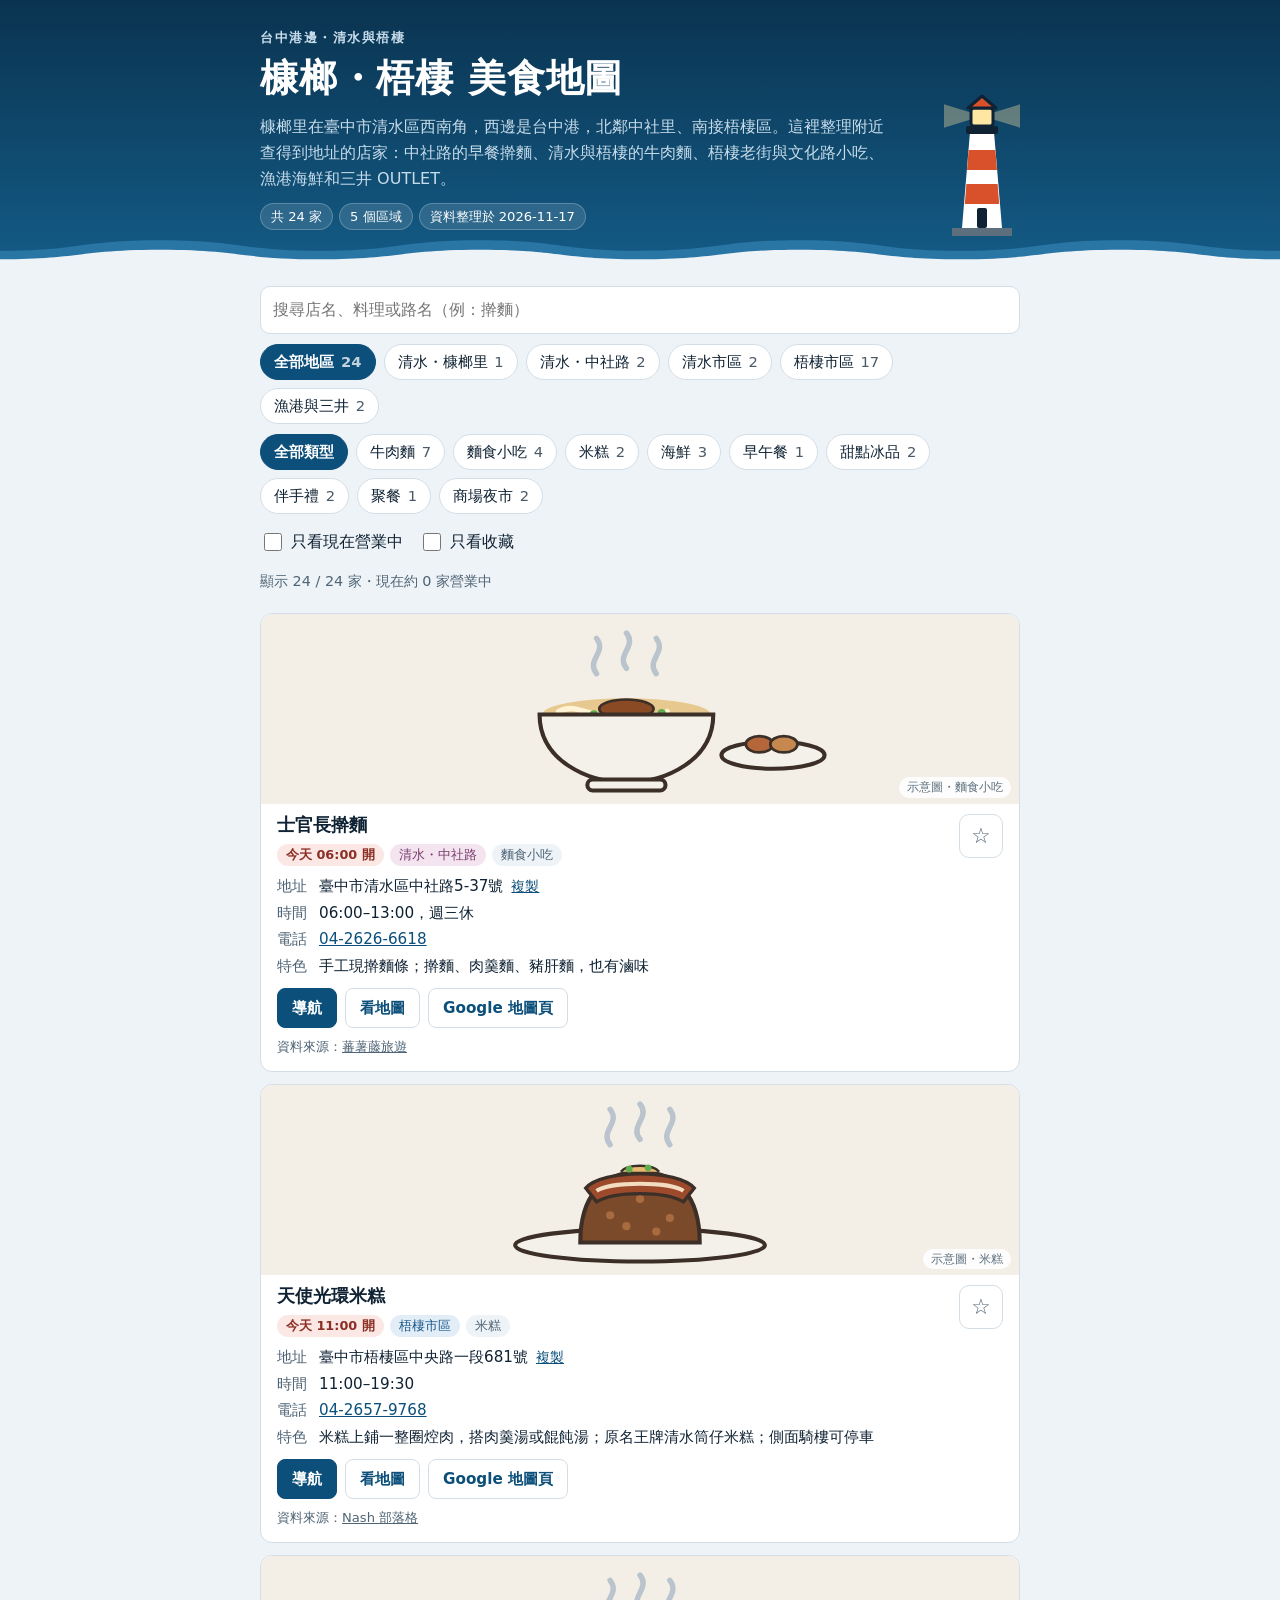
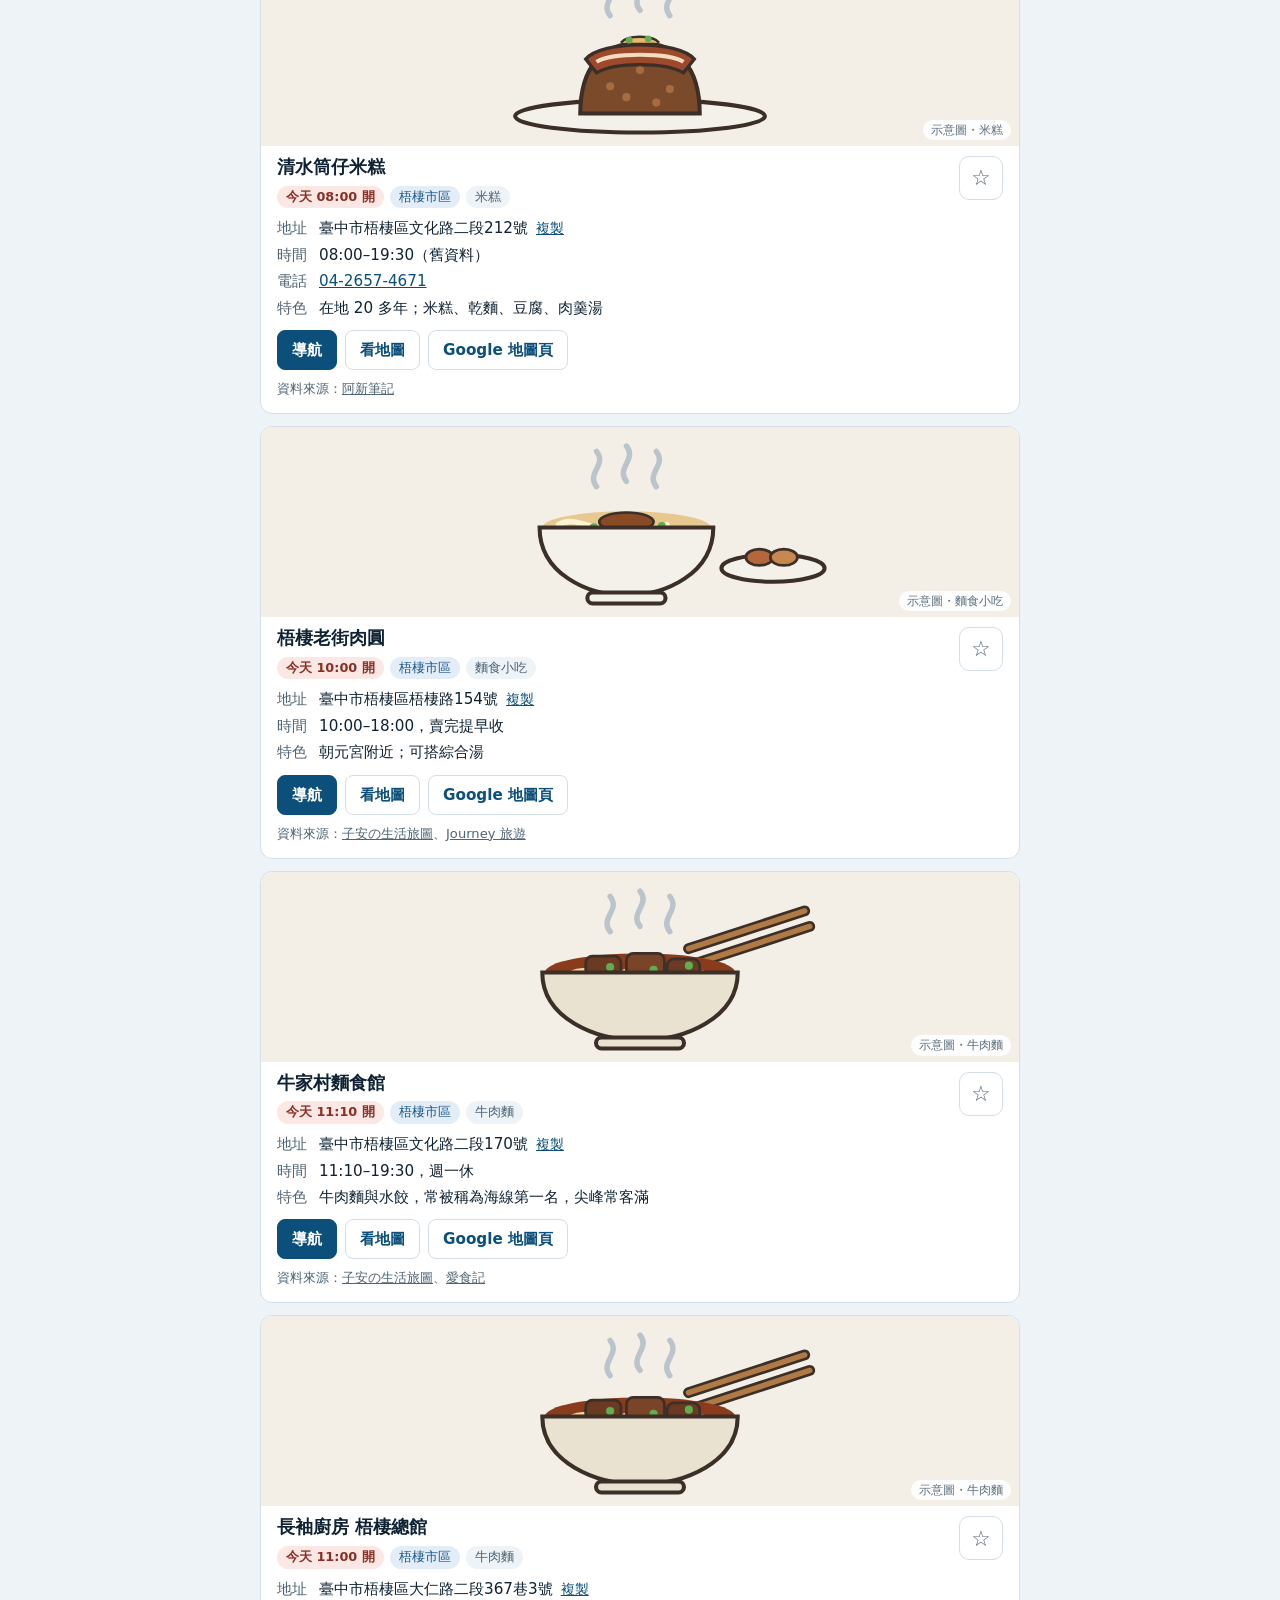
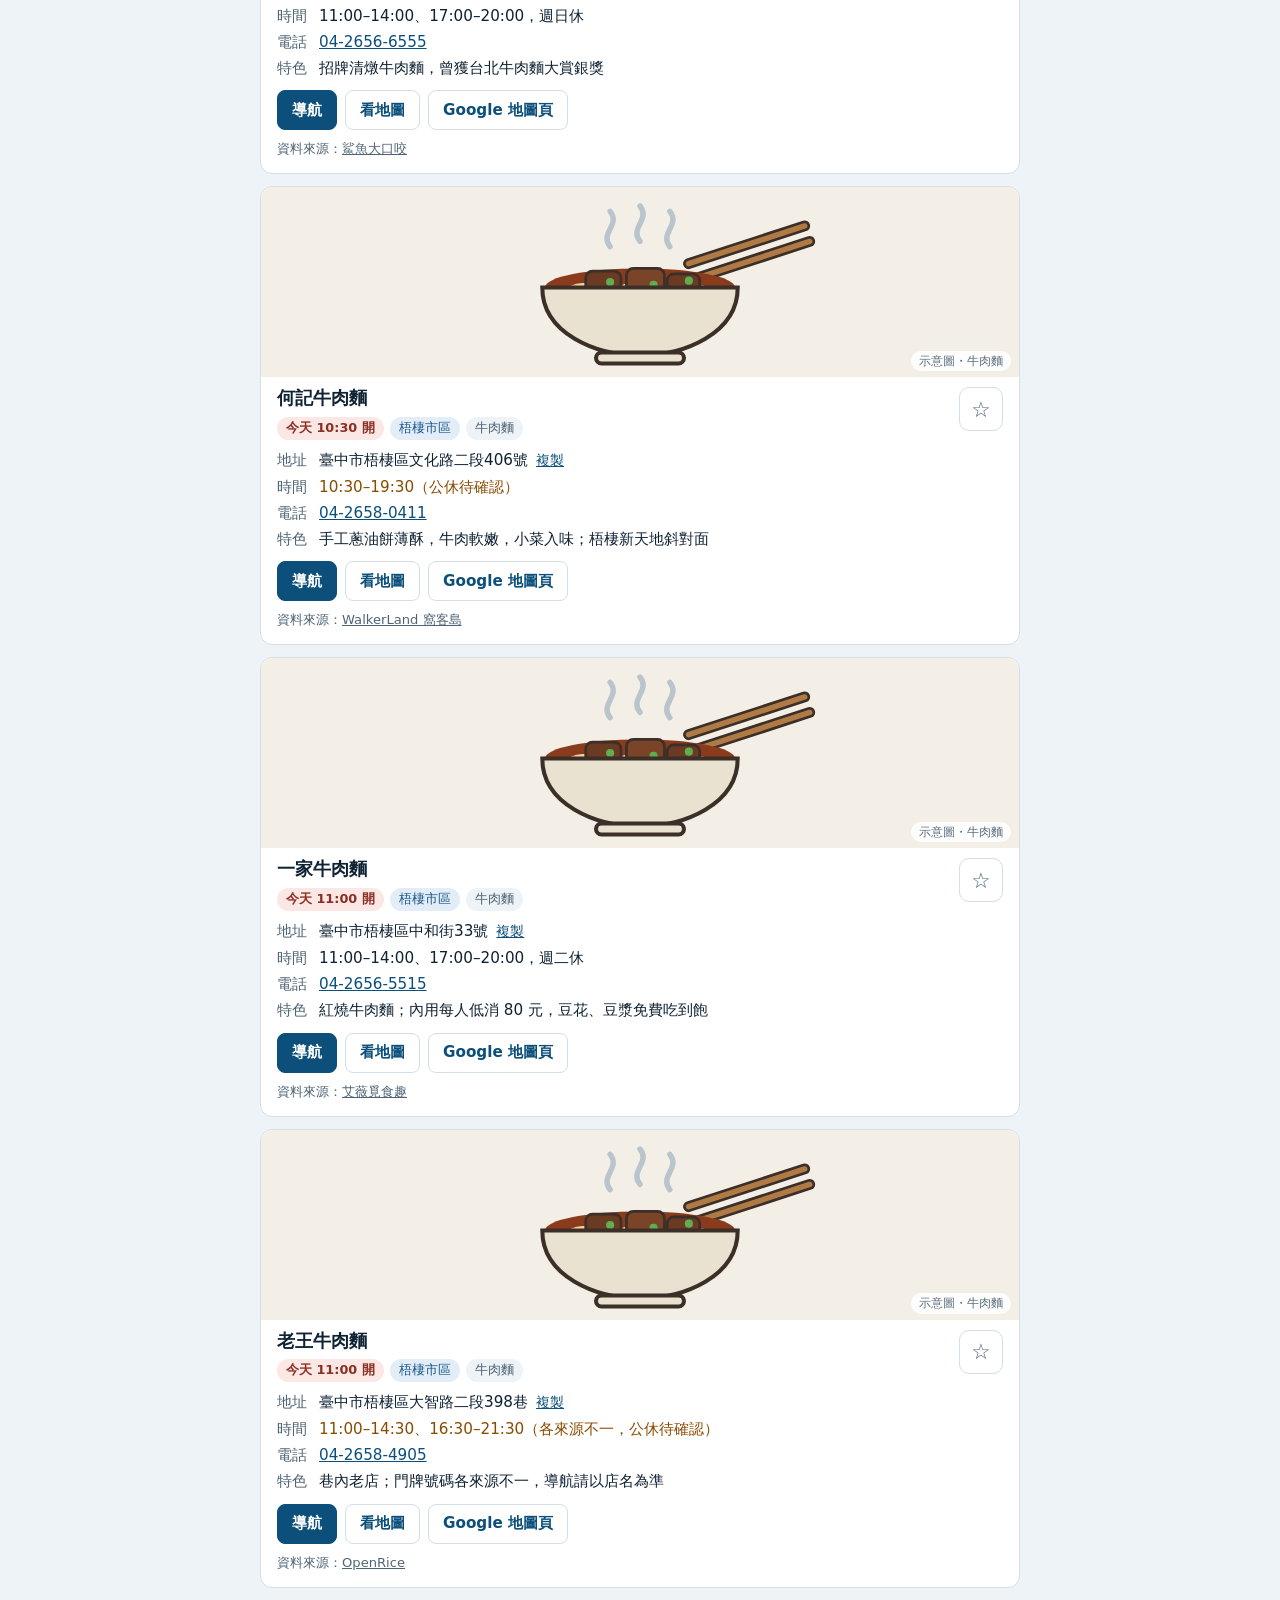
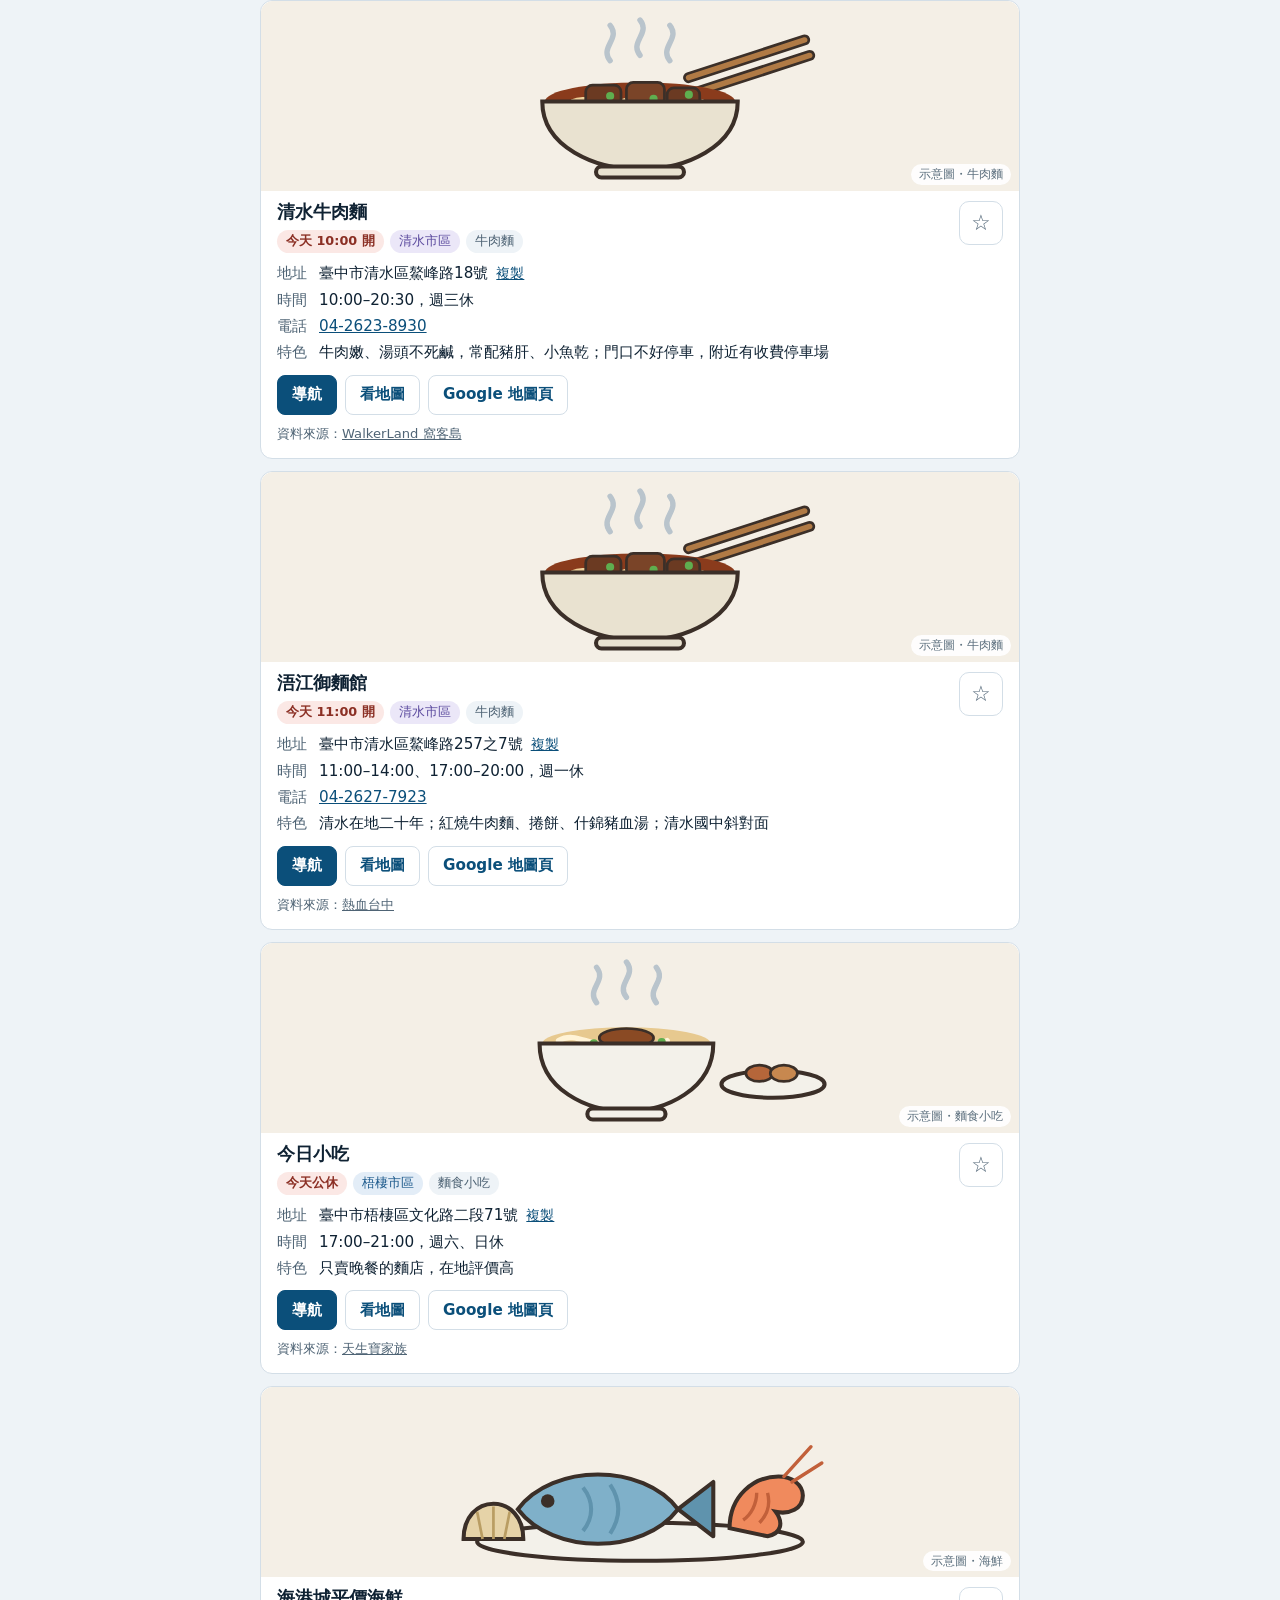
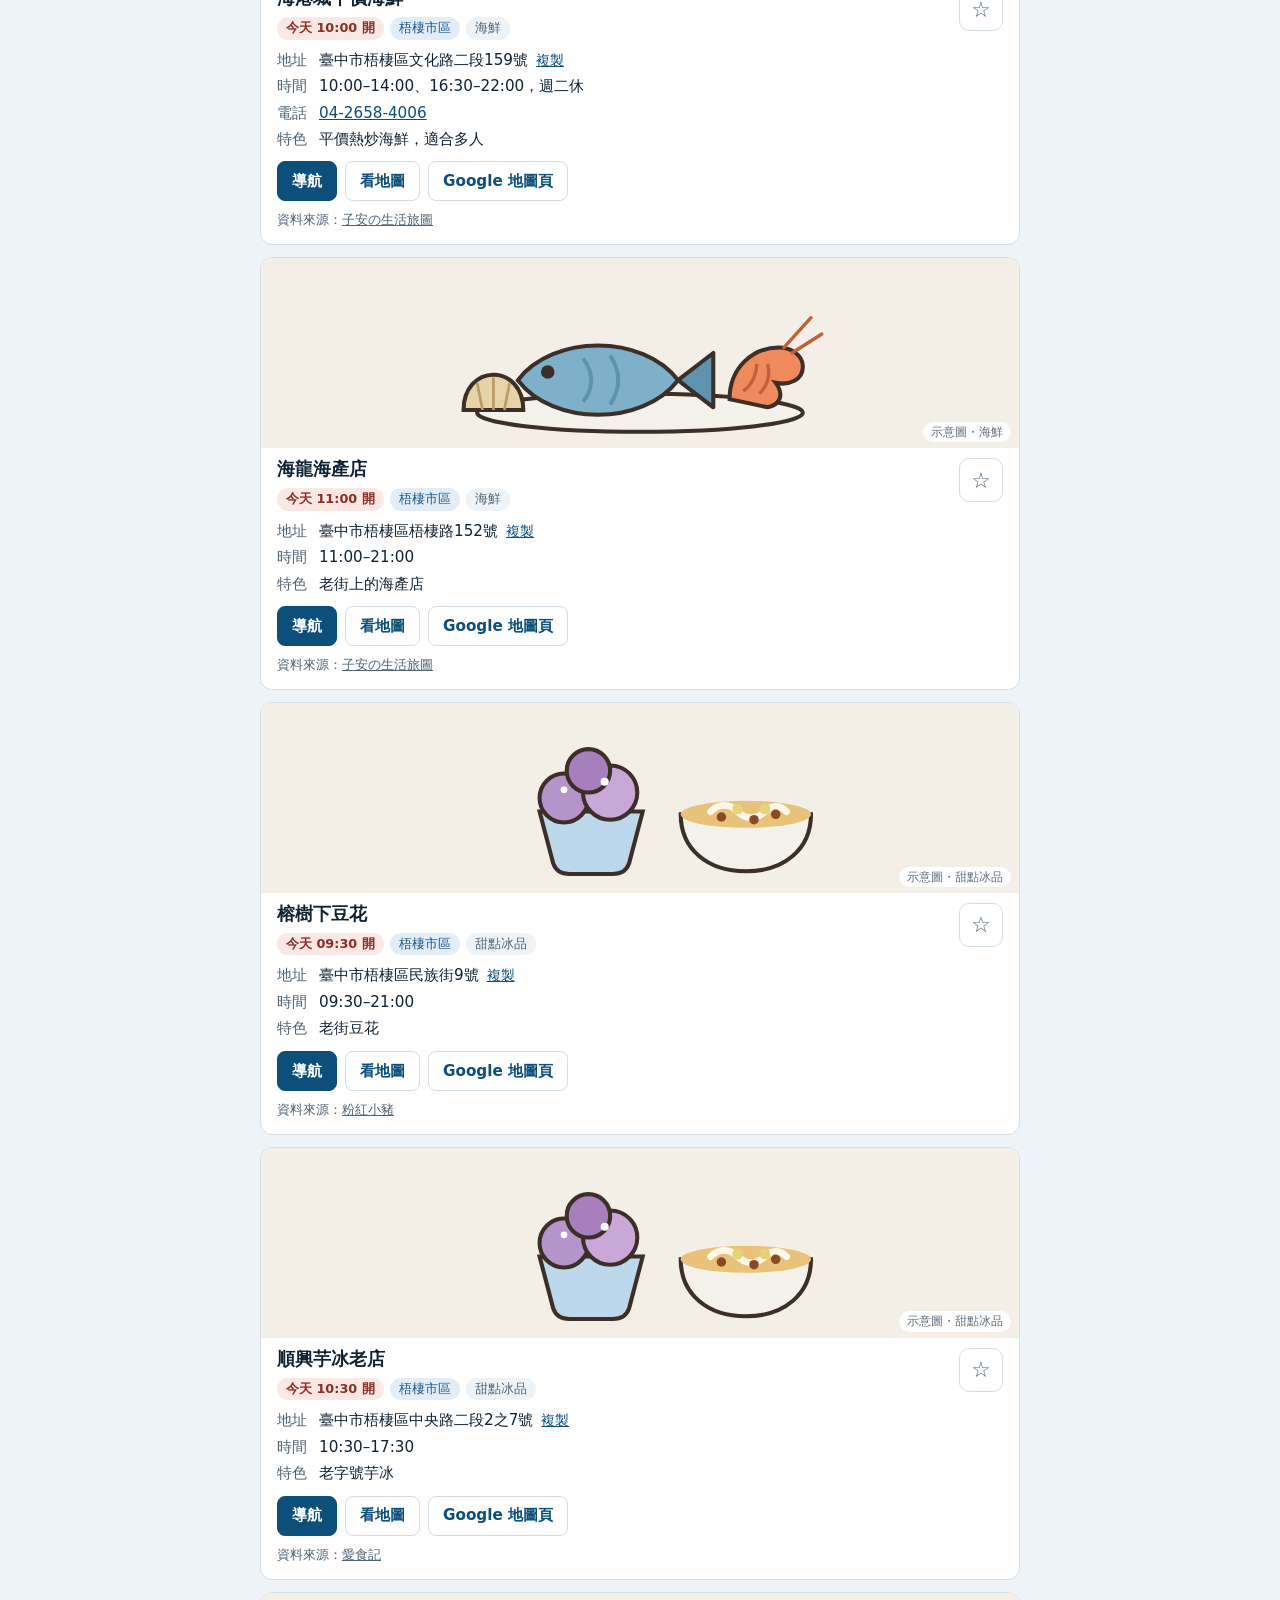
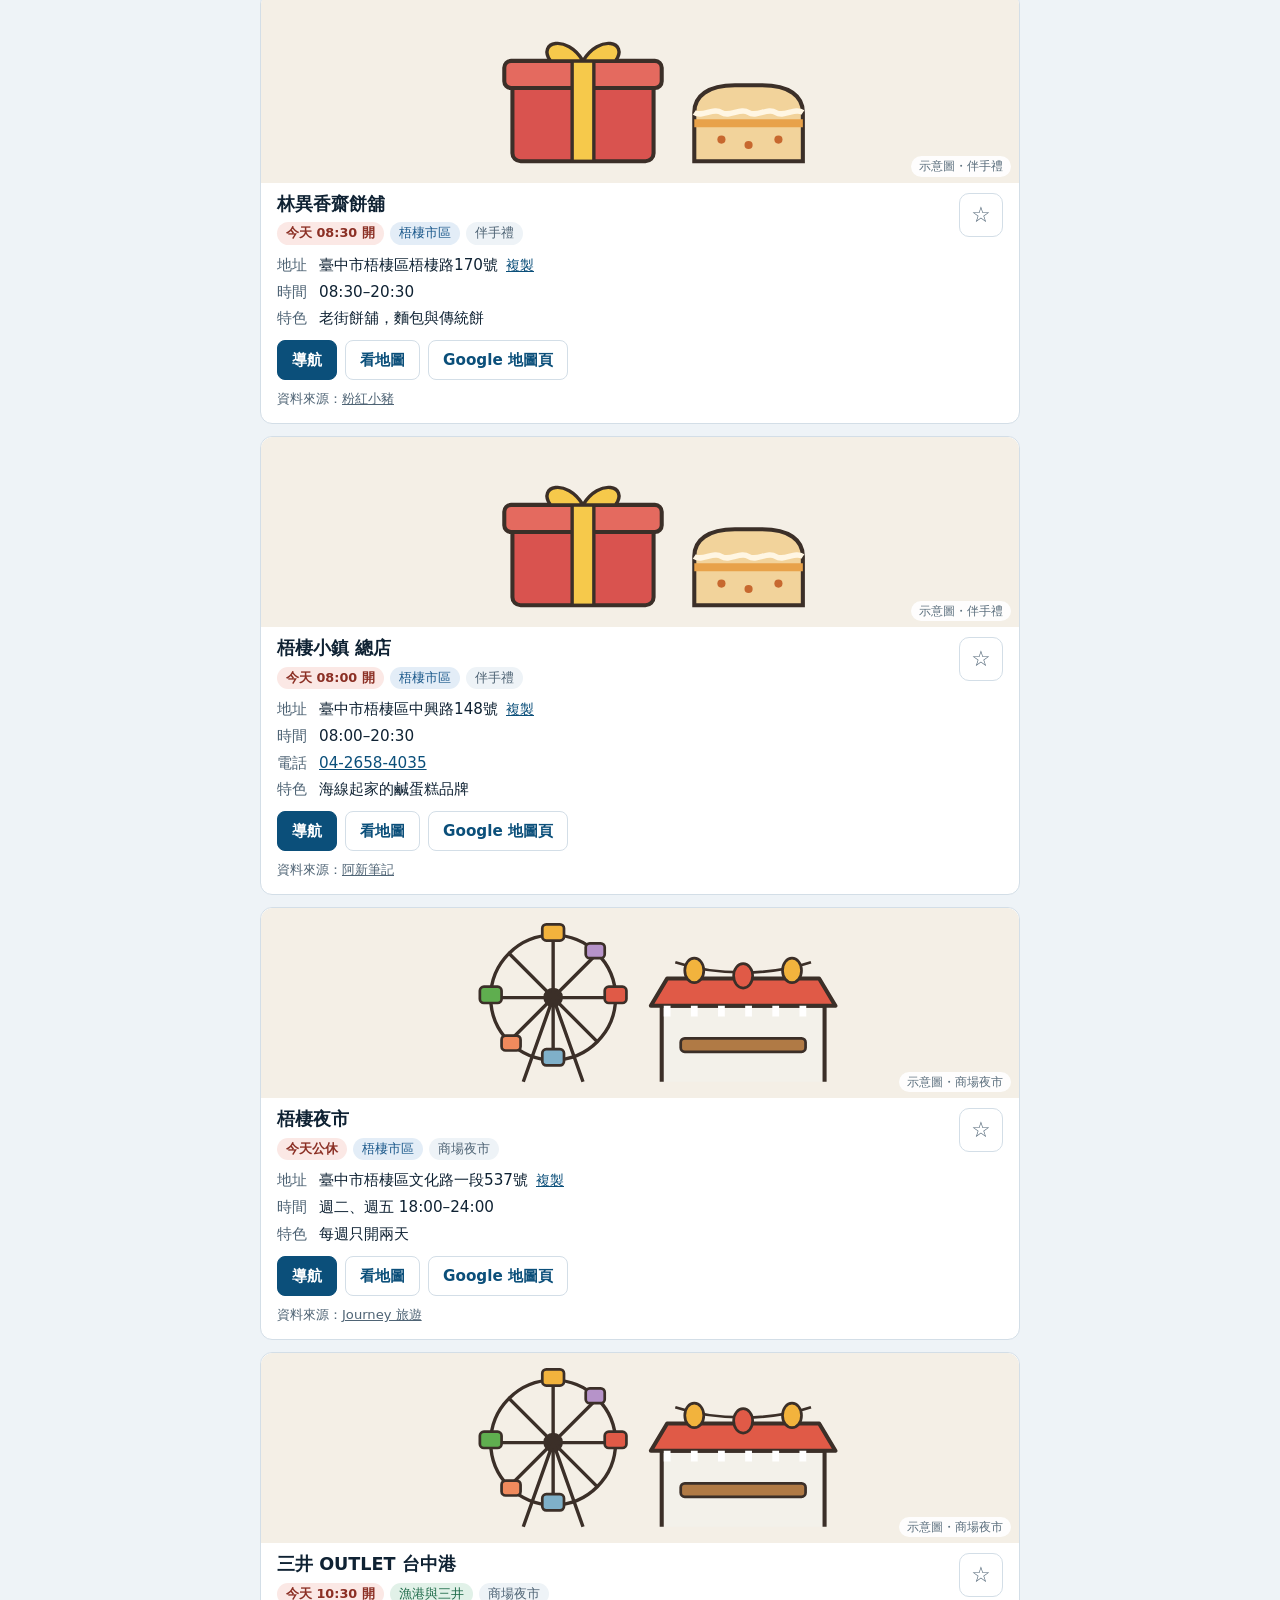
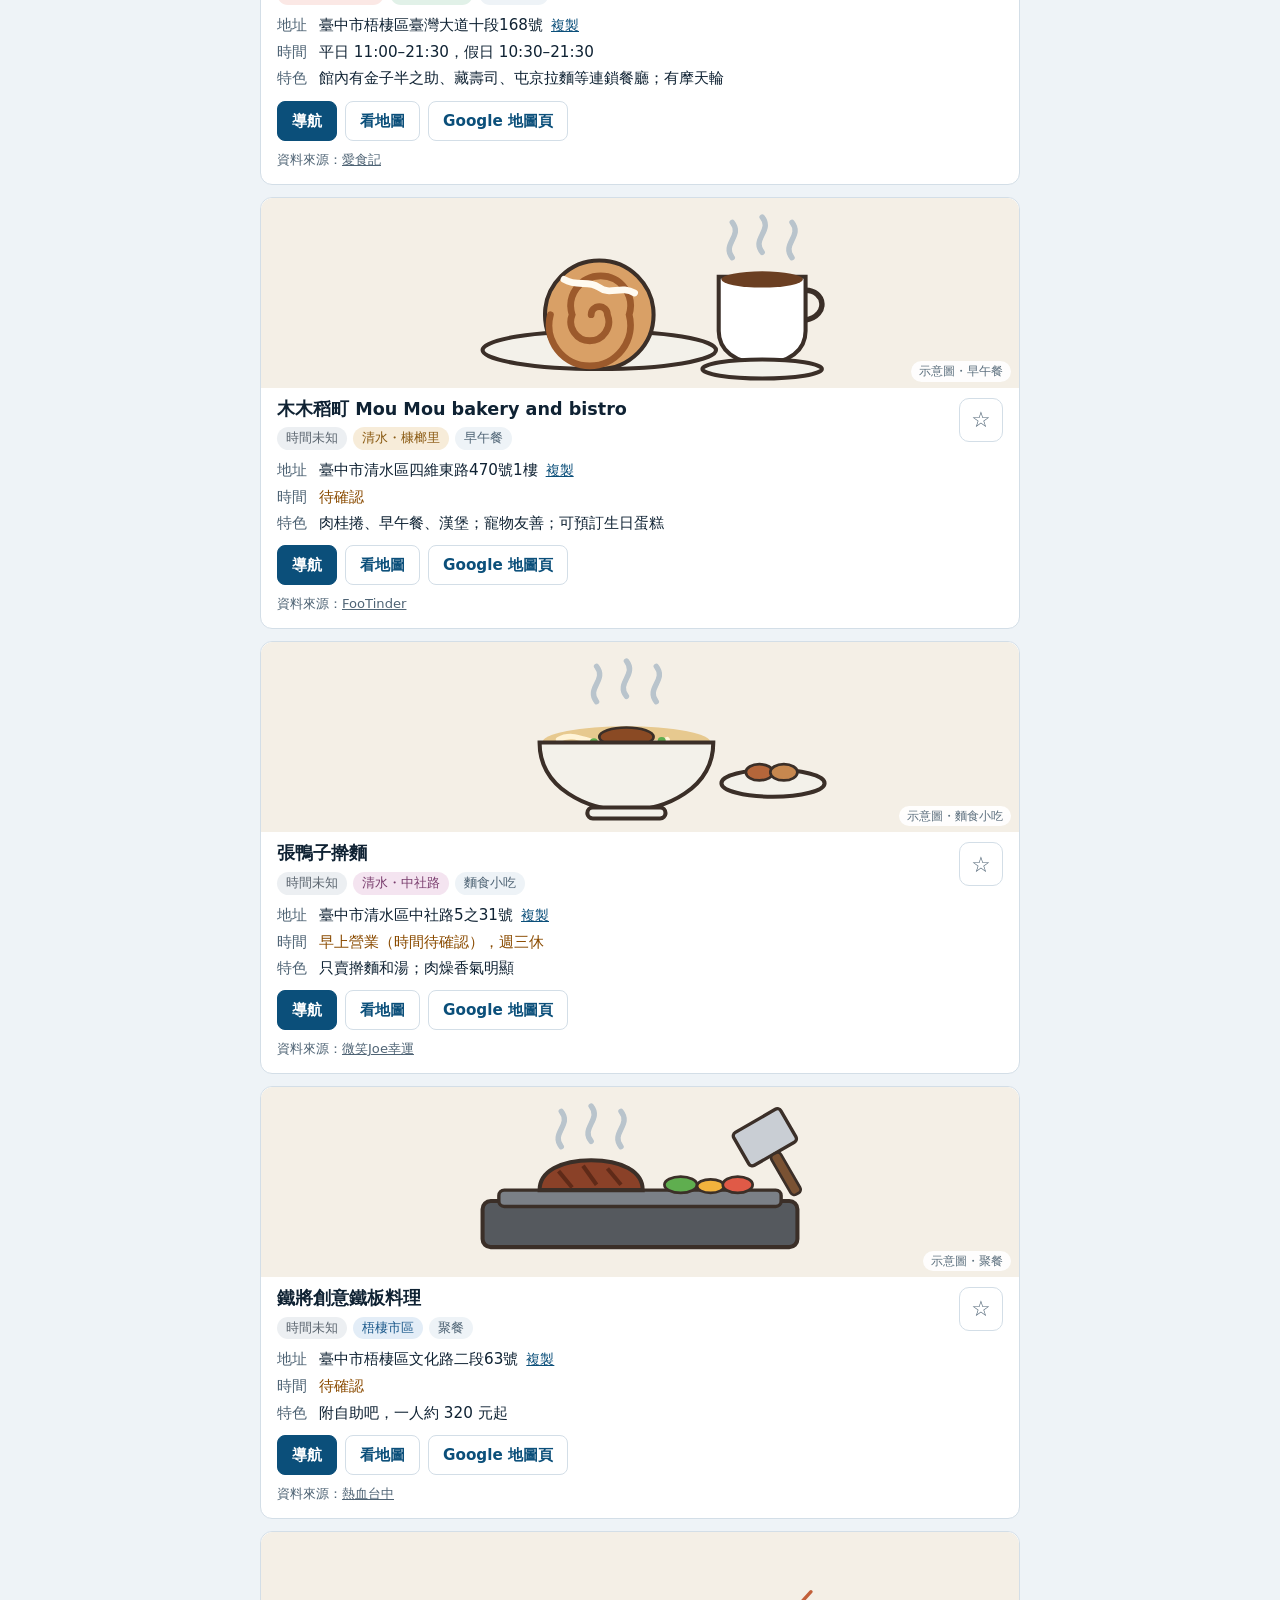
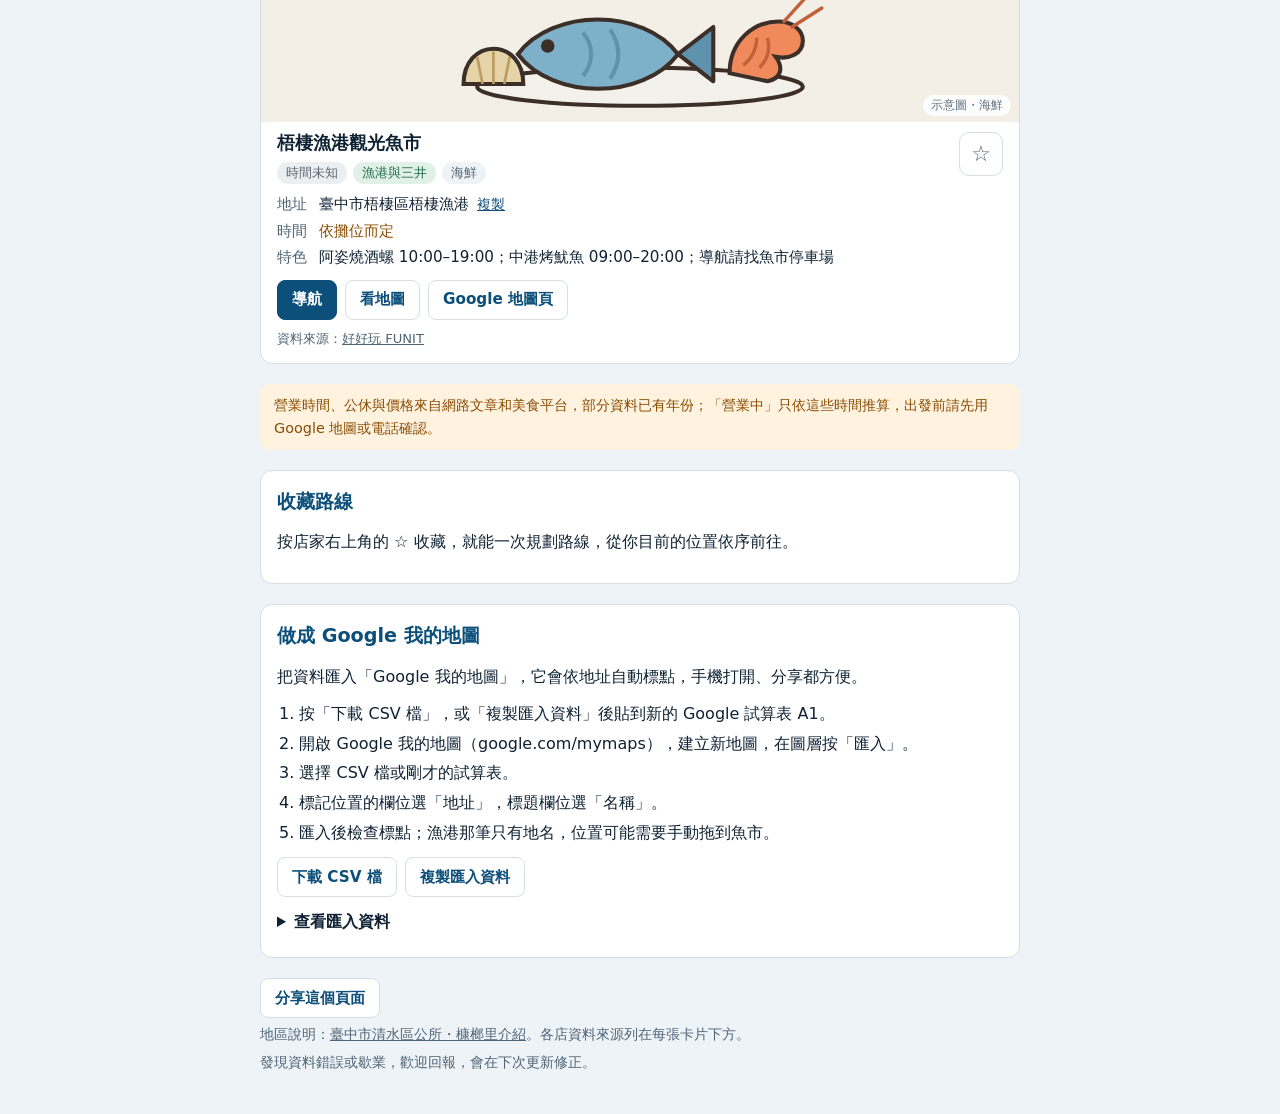
<file: food-map/index.html>
<!doctype html>
<html lang="zh-Hant-TW">
<head>
<meta charset="utf-8">
<meta name="viewport" content="width=device-width, initial-scale=1, viewport-fit=cover">
<title>槺榔梧棲美食地圖</title>
<meta name="description" content="臺中清水槺榔里、中社路與梧棲一帶的美食清單：營業中判斷、收藏與路線規劃、Google 地圖導航，可離線瀏覽。">
<meta name="color-scheme" content="light dark">
<meta name="theme-color" content="#0a3350" media="(prefers-color-scheme: light)">
<meta name="theme-color" content="#04101a" media="(prefers-color-scheme: dark)">
<link rel="manifest" href="manifest.webmanifest">
<link rel="icon" type="image/png" sizes="192x192" href="icons/icon-192.png">
<link rel="apple-touch-icon" href="icons/apple-touch-icon.png">
<meta name="apple-mobile-web-app-capable" content="yes">
<meta name="mobile-web-app-capable" content="yes">
<meta name="apple-mobile-web-app-title" content="槺榔美食">
<meta name="apple-mobile-web-app-status-bar-style" content="black-translucent">
<style>
  /* 版面：手機優先單欄。海港色調：頂部深海色橫幅（燈塔＋浪），下方海霧底色上的店家卡片；
     主色是港口深藍，浮標橘只用在收藏與重點 */
  :root {
    --bg: #eef3f7;          /* 海霧 */
    --surface: #ffffff;
    --fg: #0f2233;
    --muted: #4f6475;
    --line: #d3dee7;
    --accent: #0b4f7a;      /* 港口深藍 */
    --accent-fg: #ffffff;
    --accent-soft: #e2eef6;
    --buoy: #d9512a;        /* 浮標橘 */
    --sea-deep: #0a3350; --sea: #145c87; --sea-light: #3b8fc2; --foam: #ffffff;
    --hero-fg: #ffffff; --hero-muted: #c7dceb;
    --area-1: #8a5a12; --area-1-bg: #f7ecd9;   /* 槺榔里 */
    --area-2: #7a3e6e; --area-2-bg: #f4e4f0;   /* 中社路 */
    --area-3: #1d5a8c; --area-3-bg: #e3edf7;   /* 梧棲市區 */
    --area-4: #1f6b4a; --area-4-bg: #e1f1e8;   /* 漁港與三井 */
    --area-5: #5b4a9e; --area-5-bg: #ebe7f8;   /* 清水市區 */
    --open: #1e7a3c; --open-bg: #e3f4e8;
    --closed: #8b2f24; --closed-bg: #fbe8e5;
    --unknown: #5c6670; --unknown-bg: #eceff2;
    --warn: #8a4b00; --warn-bg: #fff3e0;
    --star: var(--buoy);
    --ill-bg: #f4efe6; --ill-ink: #3b2f28; --ill-steam: #b9c4cc;
    --font-body: system-ui, -apple-system, "PingFang TC", "Microsoft JhengHei", "Noto Sans TC", sans-serif;
    --font-mono: ui-monospace, "SFMono-Regular", Menlo, Consolas, monospace;
  }
  @media (prefers-color-scheme: dark) {
    :root:not([data-theme="light"]) {
      --bg: #08141d; --surface: #0f202c; --fg: #e4eef5; --muted: #93a8b8; --line: #1f3444;
      --accent: #6cb8e6; --accent-fg: #04121c; --accent-soft: #12324a;
      --buoy: #ff8a5c; --sea-deep: #04101a; --sea: #0b2e47; --sea-light: #1d5a82; --foam: #cfe3f1;
      --hero-fg: #eaf4fb; --hero-muted: #9fbbd0;
      --area-1: #f0c27b; --area-1-bg: #3a2c16; --area-2: #e6a6d9; --area-2-bg: #3a2236;
      --area-3: #8fc0ee; --area-3-bg: #1a2c3e; --area-4: #8fd8b0; --area-4-bg: #173527;
      --area-5: #c0b3f0; --area-5-bg: #2a2440;
      --open: #8fd6a6; --open-bg: #173322; --closed: #f2a39a; --closed-bg: #3a1a17;
      --unknown: #a9b4bf; --unknown-bg: #232c33; --warn: #f3b46b; --warn-bg: #352512;
      --ill-bg: #1c2a33; --ill-ink: #cfc4b5; --ill-steam: #6f8291;
      color-scheme: dark;
    }
  }
  :root[data-theme="dark"] {
    --bg: #08141d; --surface: #0f202c; --fg: #e4eef5; --muted: #93a8b8; --line: #1f3444;
    --accent: #6cb8e6; --accent-fg: #04121c; --accent-soft: #12324a;
    --buoy: #ff8a5c; --sea-deep: #04101a; --sea: #0b2e47; --sea-light: #1d5a82; --foam: #cfe3f1;
    --hero-fg: #eaf4fb; --hero-muted: #9fbbd0;
    --area-1: #f0c27b; --area-1-bg: #3a2c16; --area-2: #e6a6d9; --area-2-bg: #3a2236;
    --area-3: #8fc0ee; --area-3-bg: #1a2c3e; --area-4: #8fd8b0; --area-4-bg: #173527;
    --area-5: #c0b3f0; --area-5-bg: #2a2440;
    --open: #8fd6a6; --open-bg: #173322; --closed: #f2a39a; --closed-bg: #3a1a17;
    --unknown: #a9b4bf; --unknown-bg: #232c33; --warn: #f3b46b; --warn-bg: #352512;
    --ill-bg: #1c2a33; --ill-ink: #cfc4b5; --ill-steam: #6f8291;
    color-scheme: dark;
  }
  * { box-sizing: border-box; }
  html { -webkit-text-size-adjust: 100%; }
  body {
    margin: 0; background: var(--bg); color: var(--fg);
    font-family: var(--font-body); font-size: 16px; line-height: 1.6;
    padding-bottom: max(40px, env(safe-area-inset-bottom, 0px));
  }
  .gutter {
    padding-left: max(16px, env(safe-area-inset-left, 0px));
    padding-right: max(16px, env(safe-area-inset-right, 0px));
  }

  /* 頂部海港橫幅 */
  .hero { background: linear-gradient(180deg, var(--sea-deep) 0%, var(--sea) 100%); color: var(--hero-fg); position: relative; }
  .hero-inner {
    max-width: 760px; margin: 0 auto;
    padding-top: max(28px, calc(env(safe-area-inset-top, 0px) + 16px)); padding-bottom: 40px;
    display: grid; grid-template-columns: minmax(0, 1fr) auto; gap: 8px 16px; align-items: end;
  }
  .hero-text { min-width: 0; display: grid; gap: 6px; }
  .eyebrow { font-size: 0.8rem; letter-spacing: 0.12em; color: var(--hero-muted); font-weight: 700; }
  .hero h1 { font-size: clamp(1.7rem, 7vw, 2.4rem); font-weight: 900; letter-spacing: 0.02em; }
  .hero .lede { color: var(--hero-muted); }
  .hero-stats { display: flex; flex-wrap: wrap; gap: 6px; margin-top: 6px; }
  .hero-stats span {
    font-size: 0.82rem; padding: 2px 10px; border-radius: 999px; font-variant-numeric: tabular-nums;
    background: rgba(255, 255, 255, 0.12); border: 1px solid rgba(255, 255, 255, 0.22); color: var(--hero-fg);
  }
  .lighthouse { width: 76px; height: auto; align-self: end; margin-bottom: -6px; }
  .waves { display: block; width: 100%; height: 36px; position: absolute; left: 0; bottom: -2px; }
  @media (max-width: 380px) { .lighthouse { width: 56px; } }
  @media (prefers-reduced-motion: no-preference) {
    .beam { transform-origin: 38px 30px; animation: sweep 6s ease-in-out infinite; }
    @keyframes sweep { 0%, 100% { opacity: 0.25; } 50% { opacity: 0.6; } }
  }
  [hidden] { display: none !important; }
  .wrap { max-width: 760px; margin: 0 auto; display: grid; gap: 20px; padding-top: 16px; }
  .wrap, .hero-inner { box-sizing: content-box; }
  h1 { font-size: 1.75rem; line-height: 1.25; margin: 0; text-wrap: balance; }
  h2 { font-size: 1.2rem; margin: 0; text-wrap: balance; color: var(--accent); }
  p { margin: 0; }
  a { color: var(--accent); }
  .lede { color: var(--muted); max-width: 62ch; margin-top: 6px; }
  .notice { background: var(--warn-bg); color: var(--warn); border-radius: 10px; padding: 10px 14px; font-size: 0.9rem; }
  .offline { background: var(--accent-soft); color: var(--fg); border-radius: 10px; padding: 10px 14px; font-size: 0.92rem; }
  .install { display: flex; flex-wrap: wrap; gap: 8px 12px; align-items: center; }
  .install p, .hint { color: var(--muted); font-size: 0.9rem; }

  button, .btn { font: inherit; cursor: pointer; }
  button:focus-visible, a:focus-visible, input:focus-visible, textarea:focus-visible, summary:focus-visible {
    outline: 3px solid var(--accent); outline-offset: 2px;
  }
  .btn-solid, .btn-line {
    display: inline-flex; align-items: center; justify-content: center; gap: 6px;
    min-height: 40px; padding: 6px 14px; border-radius: 8px; font-size: 0.95rem; font-weight: 700; text-decoration: none;
  }
  .btn-solid { background: var(--accent); color: var(--accent-fg); border: 1px solid var(--accent); }
  .btn-line { background: var(--surface); color: var(--accent); border: 1px solid var(--line); }
  .btn-line[aria-pressed="true"] { border-color: var(--star); color: var(--star); }

  /* 搜尋與篩選 */
  .controls { display: grid; gap: 10px; }
  .search { position: relative; }
  .search input {
    width: 100%; font: inherit; font-size: 16px; color: var(--fg); background: var(--surface);
    border: 1px solid var(--line); border-radius: 10px; padding: 10px 40px 10px 12px; min-height: 46px;
  }
  .search button {
    position: absolute; right: 4px; top: 50%; transform: translateY(-50%);
    border: none; background: none; color: var(--muted); width: 38px; height: 38px; font-size: 1.2rem;
  }
  .chips { display: flex; flex-wrap: wrap; gap: 8px; }
  .chips button {
    border: 1px solid var(--line); background: var(--surface); color: var(--fg);
    border-radius: 999px; padding: 4px 13px; min-height: 36px; font-size: 0.92rem;
  }
  .chips button[aria-pressed="true"] { background: var(--accent); border-color: var(--accent); color: var(--accent-fg); font-weight: 700; }
  .chips .count { opacity: 0.75; font-variant-numeric: tabular-nums; margin-left: 2px; }
  .toggles { display: flex; flex-wrap: wrap; gap: 8px 16px; align-items: center; }
  .toggles label { display: inline-flex; gap: 6px; align-items: center; min-height: 36px; cursor: pointer; }
  .toggles input { width: 18px; height: 18px; accent-color: var(--accent); }
  .result-line { color: var(--muted); font-size: 0.9rem; font-variant-numeric: tabular-nums; }

  /* 店家卡片 */
  .list { list-style: none; margin: 0; padding: 0; display: grid; gap: 12px; }
  .place {
    background: var(--surface); border: 1px solid var(--line); border-radius: 12px;
    padding: 14px 16px; display: grid; gap: 8px; min-width: 0;
  }
  .figure { margin: -14px -16px 2px; position: relative; border-radius: 12px 12px 0 0; overflow: hidden; background: var(--ill-bg); }
  .figure svg, .figure img { display: block; width: 100%; max-width: 100%; height: clamp(140px, 36vw, 190px); object-fit: cover; }
  .figure figcaption {
    position: absolute; right: 8px; bottom: 6px; font-size: 0.72rem; padding: 1px 8px; border-radius: 999px;
    background: var(--surface); color: var(--muted); opacity: 0.92;
  }
  .place-top { display: flex; gap: 10px; align-items: flex-start; justify-content: space-between; }
  .place-title { min-width: 0; display: grid; gap: 6px; }
  .place-name { font-size: 1.1rem; font-weight: 700; margin: 0; line-height: 1.35; }
  .tags { display: flex; flex-wrap: wrap; gap: 6px; }
  .tag { font-size: 0.8rem; border-radius: 999px; padding: 1px 9px; white-space: nowrap; }
  .tag.kind { color: var(--muted); background: var(--bg); }
  .tag.a-kanglang { color: var(--area-1); background: var(--area-1-bg); }
  .tag.a-zhongshe { color: var(--area-2); background: var(--area-2-bg); }
  .tag.a-wuqi { color: var(--area-3); background: var(--area-3-bg); }
  .tag.a-harbor { color: var(--area-4); background: var(--area-4-bg); }
  .tag.a-qingshui { color: var(--area-5); background: var(--area-5-bg); }
  .status { font-weight: 700; }
  .status.open { color: var(--open); background: var(--open-bg); }
  .status.closed { color: var(--closed); background: var(--closed-bg); }
  .status.unknown { color: var(--unknown); background: var(--unknown-bg); font-weight: 400; }
  .fav {
    flex: none; width: 44px; height: 44px; border-radius: 10px; border: 1px solid var(--line);
    background: var(--surface); color: var(--muted); font-size: 1.35rem; line-height: 1;
  }
  .fav[aria-pressed="true"] { color: var(--star); border-color: var(--star); }
  dl { margin: 0; display: grid; grid-template-columns: auto 1fr; gap: 2px 12px; font-size: 0.95rem; }
  dt { color: var(--muted); }
  dd { margin: 0; min-width: 0; overflow-wrap: anywhere; font-variant-numeric: tabular-nums; }
  .tbc { color: var(--warn); }
  .addr { display: flex; flex-wrap: wrap; gap: 4px 8px; align-items: baseline; }
  .copy-addr { border: none; background: none; color: var(--accent); padding: 0; font-size: 0.85rem; text-decoration: underline; min-height: 24px; }
  .actions { display: flex; flex-wrap: wrap; gap: 8px; align-items: center; margin-top: 2px; }
  .map-box { border-radius: 10px; overflow: hidden; border: 1px solid var(--line); background: var(--bg); }
  .map-box iframe { display: block; width: 100%; height: 240px; border: 0; }
  .map-box p { padding: 12px; color: var(--muted); font-size: 0.9rem; }
  .src { color: var(--muted); font-size: 0.82rem; }
  .src a { color: inherit; }
  .empty { background: var(--surface); border: 1px dashed var(--line); border-radius: 12px; padding: 20px; text-align: center; color: var(--muted); display: grid; gap: 10px; justify-items: center; }

  /* 收藏路線、匯出 */
  .panel { background: var(--surface); border: 1px solid var(--line); border-radius: 12px; padding: 16px; display: grid; gap: 12px; min-width: 0; }
  .panel ol { margin: 0; padding-left: 1.4em; display: grid; gap: 4px; }
  .row { display: flex; flex-wrap: wrap; gap: 8px; align-items: center; }
  .status-msg { color: var(--muted); font-size: 0.9rem; }
  textarea {
    width: 100%; min-height: 140px; resize: vertical; font-family: var(--font-mono); font-size: 0.78rem;
    background: var(--bg); color: var(--fg); border: 1px solid var(--line); border-radius: 8px; padding: 10px;
    white-space: pre; overflow-x: auto;
  }
  details > summary { cursor: pointer; font-weight: 700; min-height: 32px; }
  footer { color: var(--muted); font-size: 0.85rem; display: grid; gap: 6px; }
  footer a { color: inherit; }
  .toast {
    position: fixed; left: 50%; transform: translateX(-50%);
    bottom: calc(20px + env(safe-area-inset-bottom, 0px));
    background: var(--fg); color: var(--bg); padding: 8px 16px; border-radius: 999px; font-size: 0.92rem;
    max-width: calc(100% - 32px); z-index: 20;
  }
  @media (prefers-reduced-motion: no-preference) {
    .place { transition: border-color 0.15s; }
  }
</style>
</head>
<body>
<header class="hero">
  <div class="hero-inner gutter">
    <div class="hero-text">
      <p class="eyebrow">台中港邊・清水與梧棲</p>
      <h1>槺榔・梧棲 美食地圖</h1>
      <p class="lede">槺榔里在臺中市清水區西南角，西邊是台中港，北鄰中社里、南接梧棲區。這裡整理附近查得到地址的店家：中社路的早餐擀麵、清水與梧棲的牛肉麵、梧棲老街與文化路小吃、漁港海鮮和三井 OUTLET。</p>
      <div class="hero-stats" id="meta-line"></div>
    </div>
    <svg class="lighthouse" viewBox="0 0 76 150" aria-hidden="true" focusable="false">
      <path class="beam" d="M38 30L-40 6v48z M38 30l78-24v48z" fill="#ffe7a3" opacity="0.35"/>
      <path d="M26 46h24l8 96H18z" fill="#ffffff"/>
      <path d="M24.6 64h26.8l1.6 20H23z M22.4 98h31.2l1.6 20H20.8z" fill="#d9512a"/>
      <rect x="22" y="40" width="32" height="8" rx="2" fill="#0f2233"/>
      <rect x="27" y="22" width="22" height="18" rx="3" fill="#ffe7a3" stroke="#0f2233" stroke-width="3"/>
      <path d="M24 22l14-12 14 12z" fill="#d9512a" stroke="#0f2233" stroke-width="3" stroke-linejoin="round"/>
      <rect x="33" y="122" width="10" height="20" rx="2" fill="#0f2233"/>
      <path d="M8 142h60v8H8z" fill="#5d6f7d"/>
    </svg>
  </div>
  <svg class="waves" viewBox="0 0 400 34" preserveAspectRatio="none" aria-hidden="true" focusable="false">
    <path d="M0 14c25 0 25-10 50-10s25 10 50 10 25-10 50-10 25 10 50 10 25-10 50-10 25 10 50 10 25-10 50-10 25 10 50 10v20H0z" fill="var(--sea-light)" opacity="0.55"/>
    <path d="M0 22c25 0 25-9 50-9s25 9 50 9 25-9 50-9 25 9 50 9 25-9 50-9 25 9 50 9 25-9 50-9 25 9 50 9v12H0z" fill="var(--bg)"/>
  </svg>
</header>

<div class="wrap gutter">

  <div class="install" id="install" hidden>
    <button type="button" class="btn-solid" id="install-btn">安裝到主畫面</button>
    <p>安裝後可以像 App 一樣從主畫面打開，沒有網路也能看清單。</p>
  </div>
  <p class="hint" id="ios-hint" hidden>iPhone：在 Safari 按「分享」→「加入主畫面」即可安裝。</p>
  <p class="offline" id="offline" role="status" hidden>目前離線：清單和收藏可以照常使用，地圖與導航需要網路。</p>

  <section class="controls" aria-label="搜尋與篩選">
    <div class="search">
      <label for="q" class="hint" hidden>搜尋店家</label>
      <input id="q" type="search" placeholder="搜尋店名、料理或路名（例：擀麵）" autocomplete="off" enterkeyhint="search" aria-label="搜尋店家">
      <button type="button" id="q-clear" aria-label="清除搜尋" hidden>×</button>
    </div>
    <div class="chips" id="area-chips" role="group" aria-label="地區"></div>
    <div class="chips" id="kind-chips" role="group" aria-label="類型"></div>
    <div class="toggles">
      <label><input type="checkbox" id="only-open"> 只看現在營業中</label>
      <label><input type="checkbox" id="only-fav"> 只看收藏</label>
    </div>
    <p class="result-line" id="result-line" role="status" aria-live="polite"></p>
  </section>

  <ol class="list" id="list"></ol>

  <p class="notice">營業時間、公休與價格來自網路文章和美食平台，部分資料已有年份；「營業中」只依這些時間推算，出發前請先用 Google 地圖或電話確認。</p>

  <section class="panel" aria-labelledby="route-title">
    <h2 id="route-title">收藏路線</h2>
    <p id="route-desc">按店家右上角的 ☆ 收藏，就能一次規劃路線，從你目前的位置依序前往。</p>
    <div class="row">
      <a class="btn-solid" id="route-btn" href="#" target="_blank" rel="noopener" hidden>用 Google 地圖規劃路線</a>
      <button type="button" class="btn-line" id="fav-clear" hidden>清除收藏</button>
    </div>
  </section>

  <section class="panel" aria-labelledby="howto-title">
    <h2 id="howto-title">做成 Google 我的地圖</h2>
    <p>把資料匯入「Google 我的地圖」，它會依地址自動標點，手機打開、分享都方便。</p>
    <ol>
      <li>按「下載 CSV 檔」，或「複製匯入資料」後貼到新的 Google 試算表 A1。</li>
      <li>開啟 Google 我的地圖（google.com/mymaps），建立新地圖，在圖層按「匯入」。</li>
      <li>選擇 CSV 檔或剛才的試算表。</li>
      <li>標記位置的欄位選「地址」，標題欄位選「名稱」。</li>
      <li>匯入後檢查標點；漁港那筆只有地名，位置可能需要手動拖到魚市。</li>
    </ol>
    <div class="row">
      <a class="btn-line" href="food-map.csv" download="槺榔梧棲美食.csv">下載 CSV 檔</a>
      <button type="button" class="btn-line" id="copy-btn">複製匯入資料</button>
      <span class="status-msg" id="copy-status" role="status" aria-live="polite"></span>
    </div>
    <details>
      <summary>查看匯入資料</summary>
      <textarea id="csv-text" readonly spellcheck="false" aria-label="匯入資料（CSV）"></textarea>
    </details>
  </section>

  <footer>
    <div class="row"><button type="button" class="btn-line" id="share-btn">分享這個頁面</button></div>
    <p>地區說明：<a href="https://www.qingshui.taichung.gov.tw/1133795/post" target="_blank" rel="noopener">臺中市清水區公所・槺榔里介紹</a>。各店資料來源列在每張卡片下方。</p>
    <p>發現資料錯誤或歇業，歡迎回報，會在下次更新修正。</p>
  </footer>
</div>
<div class="toast" id="toast" role="status" aria-live="polite" hidden></div>

<script src="places.js"></script>
<script src="illustrations.js"></script>
<script>
(function () {
  "use strict";
  const DATA = window.FOOD_DATA;
  const AREA = Object.fromEntries(DATA.areas.map(a => [a.id, a]));
  const $ = id => document.getElementById(id);
  const mk = (tag, cls, text) => { const n = document.createElement(tag); if (cls) n.className = cls; if (text != null) n.textContent = text; return n; };
  const store = {
    get(k, d) { try { const v = localStorage.getItem(k); return v ? JSON.parse(v) : d; } catch (e) { return d; } },
    set(k, v) { try { localStorage.setItem(k, JSON.stringify(v)); } catch (e) {} },
  };

  // ---------- 狀態 ----------
  const state = {
    q: "", area: "all", kind: "all", onlyOpen: false, onlyFav: false,
    favs: new Set(store.get("foodmap:favs", [])),
    mapsOpen: new Set(),
  };

  // ---------- 營業時間（以台灣時間計算） ----------
  const tpe = new Intl.DateTimeFormat("en-US", { timeZone: "Asia/Taipei", weekday: "short", hour: "2-digit", minute: "2-digit", hourCycle: "h23" });
  const WD = { Sun: 0, Mon: 1, Tue: 2, Wed: 3, Thu: 4, Fri: 5, Sat: 6 };
  const toMin = s => { const [h, m] = s.split(":").map(Number); return h * 60 + m; };
  function nowTpe(date) {
    const parts = Object.fromEntries(tpe.formatToParts(date || new Date()).map(p => [p.type, p.value]));
    return { day: WD[parts.weekday], min: Number(parts.hour) * 60 + Number(parts.minute) };
  }
  function openStatus(p, now) {
    if (!p.hours.length) return { key: "unknown", text: "時間未知" };
    const today = p.hours.filter(([days]) => days.includes(now.day)).map(([, s, e]) => [toMin(s), toMin(e), e]).sort((a, b) => a[0] - b[0]);
    const cur = today.find(([s, e]) => now.min >= s && now.min < e);
    if (cur) {
      const left = cur[1] - now.min;
      return { key: "open", text: left <= 60 ? "營業中・" + left + " 分後打烊" : "營業中・至 " + cur[2] };
    }
    const next = today.find(([s]) => s > now.min);
    if (next) return { key: "closed", text: "今天 " + String(Math.floor(next[0] / 60)).padStart(2, "0") + ":" + String(next[0] % 60).padStart(2, "0") + " 開" };
    if (!today.length && p.closedKnown) return { key: "closed", text: "今天公休" };
    return { key: "closed", text: "今日已打烊" };
  }

  // ---------- 篩選 ----------
  const norm = s => s.toLowerCase().replace(/[臺]/g, "台").replace(/\s+/g, "");
  function matches(p, now) {
    if (state.area !== "all" && p.area !== state.area) return false;
    if (state.kind !== "all" && p.kind !== state.kind) return false;
    if (state.onlyFav && !state.favs.has(p.id)) return false;
    if (state.onlyOpen && openStatus(p, now).key !== "open") return false;
    if (state.q) {
      const hay = norm([p.name, p.kind, p.address, p.note, AREA[p.area].name].join(" "));
      if (!norm(state.q).split(/[,，、]/).filter(Boolean).every(t => hay.includes(t))) return false;
    }
    return true;
  }

  // ---------- 連結 ----------
  const query = p => p.name + " " + p.address;
  const navUrl = p => "https://www.google.com/maps/dir/?api=1&destination=" + encodeURIComponent(query(p));
  const searchUrl = p => "https://www.google.com/maps/search/?api=1&query=" + encodeURIComponent(query(p));
  const embedUrl = p => "https://maps.google.com/maps?q=" + encodeURIComponent(p.address) + "&hl=zh-TW&z=16&output=embed";

  // ---------- 提示 ----------
  let toastTimer;
  function toast(msg) {
    const t = $("toast"); t.textContent = msg; t.hidden = false;
    clearTimeout(toastTimer); toastTimer = setTimeout(() => { t.hidden = true; }, 2200);
  }
  async function copyText(text, okMsg, fallbackEl) {
    try { await navigator.clipboard.writeText(text); toast(okMsg); return true; }
    catch (e) { if (fallbackEl) { fallbackEl.focus(); fallbackEl.select(); } toast("請手動選取後複製"); return false; }
  }

  // ---------- 圖片：有店家照片用照片，沒有就用該類型的示意插圖 ----------
  function figure(p) {
    const fig = mk("figure", "figure");
    if (p.photo) {
      const img = document.createElement("img");
      img.src = p.photo; img.alt = p.photoAlt || p.name; img.loading = "lazy"; img.decoding = "async";
      img.width = 640; img.height = 280;
      img.addEventListener("error", () => { fig.replaceChildren(); illustrate(fig, p); }, { once: true });
      fig.append(img, mk("figcaption", "", p.photoCredit ? "照片：" + p.photoCredit : "店家照片"));
    } else {
      illustrate(fig, p);
    }
    return fig;
  }
  function illustrate(fig, p) {
    const art = (window.FOOD_ILLUSTRATIONS || {})[p.kind];
    if (!art) { fig.hidden = true; return; }
    fig.insertAdjacentHTML("afterbegin", art); // 固定的原創插圖字串，不含使用者資料
    fig.append(mk("figcaption", "", "示意圖・" + p.kind));
  }

  // ---------- 卡片 ----------
  function card(p, now) {
    const li = mk("li", "place"); li.id = "p-" + p.id;
    li.append(figure(p));
    const top = mk("div", "place-top");
    const title = mk("div", "place-title");
    title.append(mk("h3", "place-name", p.name));
    const tags = mk("div", "tags");
    const st = openStatus(p, now);
    tags.append(mk("span", "tag status " + st.key, st.text), mk("span", "tag a-" + p.area, AREA[p.area].name), mk("span", "tag kind", p.kind));
    title.append(tags);
    const fav = mk("button", "fav", state.favs.has(p.id) ? "★" : "☆");
    fav.type = "button";
    fav.setAttribute("aria-pressed", String(state.favs.has(p.id)));
    fav.setAttribute("aria-label", (state.favs.has(p.id) ? "取消收藏 " : "收藏 ") + p.name);
    fav.addEventListener("click", () => toggleFav(p));
    top.append(title, fav);

    const dl = mk("dl");
    const addr = mk("dd", "addr");
    addr.append(mk("span", "", p.address));
    const cp = mk("button", "copy-addr", "複製"); cp.type = "button";
    cp.setAttribute("aria-label", "複製地址：" + p.address);
    cp.addEventListener("click", () => copyText(p.address, "已複製地址"));
    addr.append(cp);
    dl.append(mk("dt", "", "地址"), addr);
    dl.append(mk("dt", "", "時間"), mk("dd", p.hoursText.includes("待確認") || !p.hours.length ? "tbc" : "", p.hoursText));
    if (p.phone) {
      const dd = mk("dd"); const a = mk("a", "", p.phone); a.href = "tel:" + p.phone.replace(/[^0-9+]/g, ""); dd.append(a);
      dl.append(mk("dt", "", "電話"), dd);
    }
    dl.append(mk("dt", "", "特色"), mk("dd", "", p.note));

    const actions = mk("div", "actions");
    const nav = mk("a", "btn-solid", "導航"); nav.href = navUrl(p); nav.target = "_blank"; nav.rel = "noopener";
    const mapBtn = mk("button", "btn-line", state.mapsOpen.has(p.id) ? "收起地圖" : "看地圖"); mapBtn.type = "button";
    mapBtn.setAttribute("aria-expanded", String(state.mapsOpen.has(p.id)));
    const gm = mk("a", "btn-line", "Google 地圖頁"); gm.href = searchUrl(p); gm.target = "_blank"; gm.rel = "noopener";
    actions.append(nav, mapBtn, gm);

    const mapBox = mk("div", "map-box"); mapBox.hidden = !state.mapsOpen.has(p.id);
    const fillMap = () => {
      mapBox.replaceChildren();
      if (!navigator.onLine) { mapBox.append(mk("p", "", "目前離線，連上網路後再打開地圖。")); return; }
      const f = document.createElement("iframe");
      f.src = embedUrl(p); f.loading = "lazy"; f.title = p.name + " 的位置地圖";
      f.referrerPolicy = "no-referrer-when-downgrade";
      mapBox.append(f);
    };
    if (state.mapsOpen.has(p.id)) fillMap();
    mapBtn.addEventListener("click", () => {
      const open = !state.mapsOpen.has(p.id);
      open ? state.mapsOpen.add(p.id) : state.mapsOpen.delete(p.id);
      mapBox.hidden = !open; mapBtn.textContent = open ? "收起地圖" : "看地圖"; mapBtn.setAttribute("aria-expanded", String(open));
      if (open) fillMap(); else mapBox.replaceChildren();
    });

    const src = mk("p", "src", "資料來源：");
    p.sources.forEach(([name, url], i) => {
      if (i) src.append("、");
      const a = mk("a", "", name); a.href = url; a.target = "_blank"; a.rel = "noopener"; src.append(a);
    });
    li.append(top, dl, actions, mapBox, src);
    return li;
  }

  // ---------- 繪製 ----------
  function renderChips(now) {
    const areaBox = $("area-chips"), kindBox = $("kind-chips");
    const base = DATA.places.filter(p => (!state.onlyFav || state.favs.has(p.id)));
    const chip = (box, label, val, cur, count, onPick) => {
      const b = mk("button"); b.type = "button";
      b.append(label); if (count != null) b.append(mk("span", "count", " " + count));
      b.setAttribute("aria-pressed", String(val === cur));
      b.addEventListener("click", () => onPick(val));
      box.append(b);
    };
    areaBox.replaceChildren(); kindBox.replaceChildren();
    chip(areaBox, "全部地區", "all", state.area, base.length, v => { state.area = v; render(); });
    DATA.areas.forEach(a => chip(areaBox, a.name, a.id, state.area, base.filter(p => p.area === a.id).length, v => { state.area = v; render(); }));
    const inArea = base.filter(p => state.area === "all" || p.area === state.area);
    chip(kindBox, "全部類型", "all", state.kind, null, v => { state.kind = v; render(); });
    DATA.kinds.filter(k => inArea.some(p => p.kind === k) || state.kind === k)
      .forEach(k => chip(kindBox, k, k, state.kind, inArea.filter(p => p.kind === k).length, v => { state.kind = v; render(); }));
  }

  function render() {
    const now = nowTpe();
    renderChips(now);
    const shown = DATA.places.filter(p => matches(p, now));
    // 營業中的排前面，其次依原本順序
    const rank = p => ({ open: 0, closed: 1, unknown: 2 })[openStatus(p, now).key];
    shown.sort((a, b) => rank(a) - rank(b) || DATA.places.indexOf(a) - DATA.places.indexOf(b));
    const list = $("list"); list.replaceChildren();
    if (!shown.length) {
      const e = mk("li", "empty");
      e.append(mk("p", "", state.onlyFav && !state.favs.size ? "還沒有收藏的店家。按卡片右上角的 ☆ 就能收藏。" : "沒有符合條件的店家。"));
      const reset = mk("button", "btn-line", "清除所有篩選"); reset.type = "button";
      reset.addEventListener("click", resetFilters);
      e.append(reset); list.append(e);
    } else {
      shown.forEach(p => list.append(card(p, now)));
    }
    const openCount = DATA.places.filter(p => openStatus(p, now).key === "open").length;
    $("result-line").textContent = "顯示 " + shown.length + " / " + DATA.places.length + " 家・現在約 " + openCount + " 家營業中";
    renderRoute();
  }

  function resetFilters() {
    Object.assign(state, { q: "", area: "all", kind: "all", onlyOpen: false, onlyFav: false });
    $("q").value = ""; $("q-clear").hidden = true; $("only-open").checked = false; $("only-fav").checked = false;
    saveFilters(); render();
  }

  // ---------- 收藏與路線 ----------
  function toggleFav(p) {
    state.favs.has(p.id) ? state.favs.delete(p.id) : state.favs.add(p.id);
    store.set("foodmap:favs", [...state.favs]);
    toast(state.favs.has(p.id) ? "已收藏 " + p.name : "已取消收藏");
    render();
    const btn = document.querySelector("#p-" + p.id + " .fav"); if (btn) btn.focus();
  }
  function renderRoute() {
    const favs = DATA.places.filter(p => state.favs.has(p.id));
    const btn = $("route-btn"), clear = $("fav-clear"), desc = $("route-desc");
    clear.hidden = !favs.length;
    if (!favs.length) { btn.hidden = true; desc.textContent = "按店家右上角的 ☆ 收藏，就能一次規劃路線，從你目前的位置依序前往。"; return; }
    const stops = favs.slice(0, 10); // Google 地圖最多 9 個中途點＋終點
    const dest = stops[stops.length - 1], ways = stops.slice(0, -1);
    let url = "https://www.google.com/maps/dir/?api=1&destination=" + encodeURIComponent(query(dest));
    if (ways.length) url += "&waypoints=" + ways.map(w => encodeURIComponent(query(w))).join("%7C");
    btn.href = url; btn.hidden = false;
    desc.textContent = "已收藏 " + favs.length + " 家：" + favs.map(p => p.name).join("、") + (favs.length > 10 ? "（路線只會帶入前 10 家）" : "") + "。";
  }
  $("fav-clear").addEventListener("click", () => {
    state.favs.clear(); store.set("foodmap:favs", []); toast("已清除收藏"); render();
  });

  // ---------- 控制項 ----------
  function saveFilters() { store.set("foodmap:filters", { area: state.area, kind: state.kind, onlyOpen: state.onlyOpen, onlyFav: state.onlyFav }); }
  const saved = store.get("foodmap:filters", null);
  if (saved) {
    if (saved.area === "all" || AREA[saved.area]) state.area = saved.area;
    if (saved.kind === "all" || DATA.kinds.includes(saved.kind)) state.kind = saved.kind;
    state.onlyOpen = !!saved.onlyOpen; state.onlyFav = !!saved.onlyFav;
    $("only-open").checked = state.onlyOpen; $("only-fav").checked = state.onlyFav;
  }
  let qTimer;
  $("q").addEventListener("input", e => {
    $("q-clear").hidden = !e.target.value;
    clearTimeout(qTimer); qTimer = setTimeout(() => { state.q = e.target.value.trim(); render(); }, 120);
  });
  $("q-clear").addEventListener("click", () => { $("q").value = ""; $("q-clear").hidden = true; state.q = ""; render(); $("q").focus(); });
  $("only-open").addEventListener("change", e => { state.onlyOpen = e.target.checked; saveFilters(); render(); });
  $("only-fav").addEventListener("change", e => { state.onlyFav = e.target.checked; saveFilters(); render(); });
  // 地區、類型按鈕在 renderChips 內綁定；選擇後也要記住
  const origRender = render;
  render = function () { saveFilters(); origRender(); };

  // ---------- CSV ----------
  const q = v => /[",\n]/.test(v) ? '"' + v.replace(/"/g, '""') + '"' : v;
  const csv = [["名稱", "地址", "地區", "類型", "營業時間", "電話", "備註"]]
    .concat(DATA.places.map(p => [p.name, p.address, AREA[p.area].name, p.kind, p.hoursText, p.phone, p.note]))
    .map(r => r.map(q).join(",")).join("\n");
  $("csv-text").value = csv;
  $("copy-btn").addEventListener("click", async () => {
    const ok = await copyText(csv, "已複製 " + DATA.places.length + " 筆資料", $("csv-text"));
    if (!ok) $("csv-text").closest("details").open = true;
  });

  // ---------- 分享 ----------
  $("share-btn").addEventListener("click", async () => {
    const data = { title: document.title, text: "槺榔、中社路與梧棲一帶的美食清單", url: location.href.split("#")[0] };
    if (navigator.share) { try { await navigator.share(data); return; } catch (e) { if (e.name === "AbortError") return; } }
    copyText(data.url, "已複製網址");
  });

  // ---------- 頁首資訊 ----------
  ["共 " + DATA.places.length + " 家", DATA.areas.length + " 個區域", "資料整理於 " + DATA.updated]
    .forEach(t => $("meta-line").append(mk("span", "", t)));

  // 每分鐘更新營業狀態
  setInterval(() => { if (!document.hidden) origRender(); }, 60000);
  document.addEventListener("visibilitychange", () => { if (!document.hidden) origRender(); });

  // ---------- PWA：離線快取與安裝 ----------
  if ("serviceWorker" in navigator) {
    window.addEventListener("load", () => { navigator.serviceWorker.register("sw.js").catch(() => {}); });
  }
  const syncOnline = () => { $("offline").hidden = navigator.onLine; };
  window.addEventListener("online", syncOnline);
  window.addEventListener("offline", syncOnline);
  syncOnline();

  const standalone = window.matchMedia("(display-mode: standalone)").matches || navigator.standalone === true;
  let deferredPrompt = null;
  window.addEventListener("beforeinstallprompt", e => { e.preventDefault(); deferredPrompt = e; $("install").hidden = false; });
  $("install-btn").addEventListener("click", async () => {
    if (!deferredPrompt) return;
    deferredPrompt.prompt(); await deferredPrompt.userChoice; deferredPrompt = null; $("install").hidden = true;
  });
  window.addEventListener("appinstalled", () => { $("install").hidden = true; });
  if (!standalone && /iphone|ipad|ipod/i.test(navigator.userAgent)) $("ios-hint").hidden = false;

  // 供測試使用
  window.__foodmap = { openStatus, nowTpe };

  render();
})();
</script>
</body>
</html>
</file>
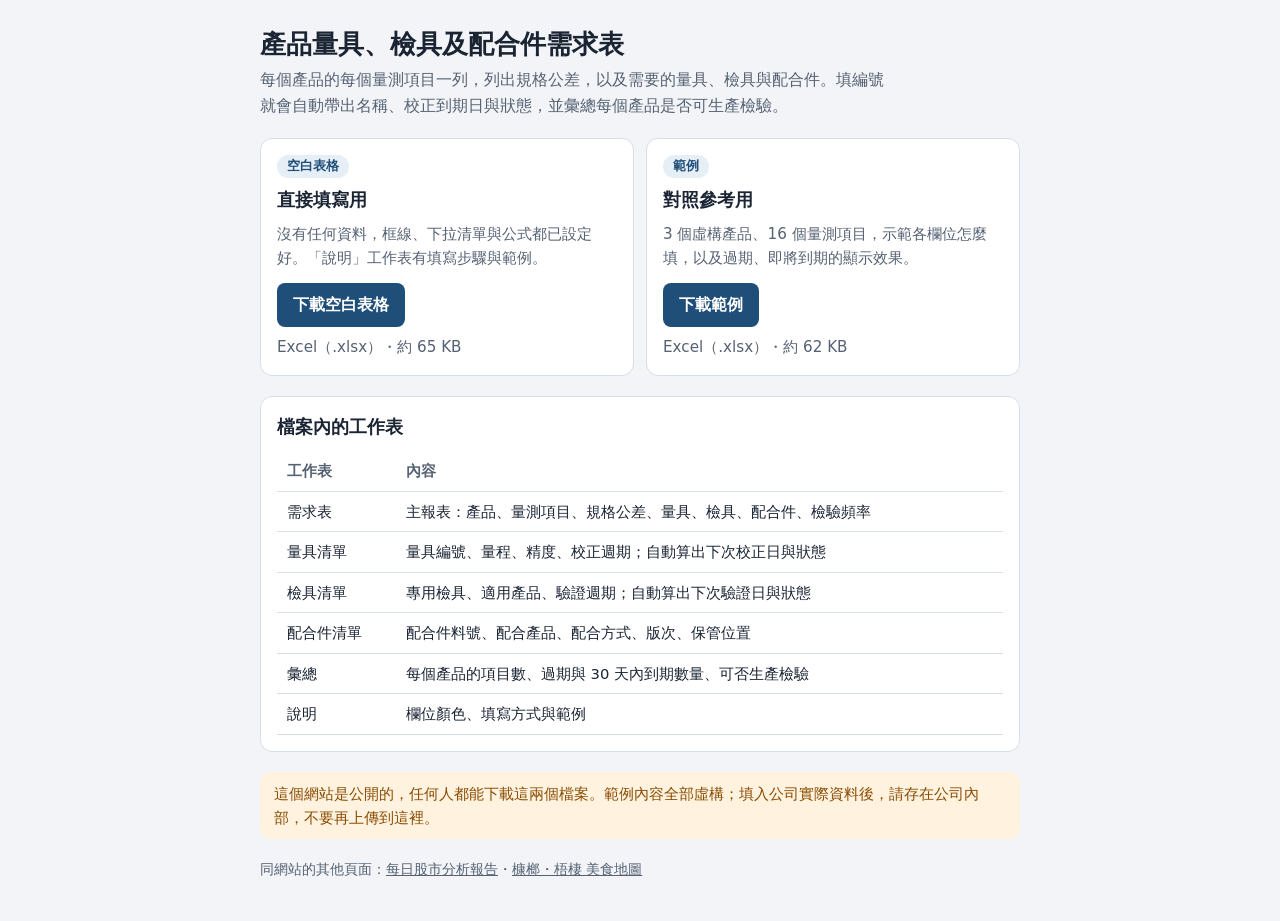
<file: reports/index.html>
<!doctype html>
<html lang="zh-Hant-TW">
<head>
<meta charset="utf-8">
<meta name="viewport" content="width=device-width, initial-scale=1, viewport-fit=cover">
<title>量具檢具配合件需求表</title>
<meta name="description" content="產品量具、檢具及配合件需求表 Excel 下載：空白表格與虛構範例。">
<meta name="color-scheme" content="light dark">
<style>
  /* 版面：單欄下載頁。兩張檔案卡片＋表格內容說明 */
  :root {
    --bg: #f2f4f7; --surface: #ffffff; --fg: #1a2433; --muted: #566273; --line: #d8dee6;
    --accent: #1f4e79; --accent-fg: #ffffff; --accent-soft: #e6eef6; --warn: #8a4b00; --warn-bg: #fff3e0;
    --font: system-ui, -apple-system, "PingFang TC", "Microsoft JhengHei", "Noto Sans TC", sans-serif;
  }
  @media (prefers-color-scheme: dark) {
    :root:not([data-theme="light"]) {
      --bg: #0e141b; --surface: #16202b; --fg: #e3e9f0; --muted: #9aa8b8; --line: #283545;
      --accent: #7fb3e3; --accent-fg: #0b1622; --accent-soft: #1a2c40; --warn: #f3b46b; --warn-bg: #352512;
      color-scheme: dark;
    }
  }
  :root[data-theme="dark"] {
    --bg: #0e141b; --surface: #16202b; --fg: #e3e9f0; --muted: #9aa8b8; --line: #283545;
    --accent: #7fb3e3; --accent-fg: #0b1622; --accent-soft: #1a2c40; --warn: #f3b46b; --warn-bg: #352512;
    color-scheme: dark;
  }
  * { box-sizing: border-box; }
  body {
    margin: 0; background: var(--bg); color: var(--fg); font-family: var(--font); font-size: 16px; line-height: 1.6;
    padding-left: max(16px, env(safe-area-inset-left, 0px)); padding-right: max(16px, env(safe-area-inset-right, 0px));
    padding-block: max(28px, env(safe-area-inset-top, 0px)) max(40px, env(safe-area-inset-bottom, 0px));
  }
  .wrap { max-width: 760px; margin: 0 auto; display: grid; gap: 20px; }
  h1 { font-size: 1.6rem; line-height: 1.3; margin: 0; text-wrap: balance; }
  h2 { font-size: 1.1rem; margin: 0; }
  p { margin: 0; }
  .lede { color: var(--muted); max-width: 62ch; margin-top: 6px; }
  .files { display: grid; grid-template-columns: repeat(auto-fit, minmax(260px, 1fr)); gap: 12px; }
  .file { background: var(--surface); border: 1px solid var(--line); border-radius: 12px; padding: 16px; display: grid; gap: 8px; min-width: 0; align-content: start; }
  .file .tag { justify-self: start; font-size: 0.8rem; padding: 1px 10px; border-radius: 999px; background: var(--accent-soft); color: var(--accent); font-weight: 700; }
  .file p { color: var(--muted); font-size: 0.95rem; }
  .btn {
    justify-self: start; display: inline-flex; align-items: center; min-height: 44px; padding: 8px 16px; margin-top: 4px;
    border-radius: 8px; background: var(--accent); color: var(--accent-fg); text-decoration: none; font-weight: 700;
  }
  .btn:focus-visible { outline: 3px solid var(--accent); outline-offset: 2px; }
  .meta { font-size: 0.82rem; color: var(--muted); font-variant-numeric: tabular-nums; }
  .panel { background: var(--surface); border: 1px solid var(--line); border-radius: 12px; padding: 16px; display: grid; gap: 10px; min-width: 0; }
  .table-wrap { overflow-x: auto; }
  table { border-collapse: collapse; width: 100%; font-size: 0.92rem; }
  th, td { text-align: left; padding: 8px 10px; border-bottom: 1px solid var(--line); vertical-align: top; }
  th { color: var(--muted); font-weight: 700; white-space: nowrap; }
  .notice { background: var(--warn-bg); color: var(--warn); border-radius: 10px; padding: 10px 14px; font-size: 0.92rem; }
  footer { color: var(--muted); font-size: 0.85rem; }
  footer a { color: inherit; }
</style>
</head>
<body>
<div class="wrap">
  <header>
    <h1>產品量具、檢具及配合件需求表</h1>
    <p class="lede">每個產品的每個量測項目一列，列出規格公差，以及需要的量具、檢具與配合件。填編號就會自動帶出名稱、校正到期日與狀態，並彙總每個產品是否可生產檢驗。</p>
  </header>

  <section class="files" aria-label="下載">
    <article class="file">
      <span class="tag">空白表格</span>
      <h2>直接填寫用</h2>
      <p>沒有任何資料，框線、下拉清單與公式都已設定好。「說明」工作表有填寫步驟與範例。</p>
      <a class="btn" href="%E9%87%8F%E5%85%B7%E6%AA%A2%E5%85%B7%E9%85%8D%E5%90%88%E4%BB%B6%E9%9C%80%E6%B1%82%E8%A1%A8_%E7%A9%BA%E7%99%BD.xlsx" download>下載空白表格</a>
      <p class="meta">Excel（.xlsx）・約 65 KB</p>
    </article>
    <article class="file">
      <span class="tag">範例</span>
      <h2>對照參考用</h2>
      <p>3 個虛構產品、16 個量測項目，示範各欄位怎麼填，以及過期、即將到期的顯示效果。</p>
      <a class="btn" href="%E9%87%8F%E5%85%B7%E6%AA%A2%E5%85%B7%E9%85%8D%E5%90%88%E4%BB%B6%E9%9C%80%E6%B1%82%E8%A1%A8_%E7%AF%84%E4%BE%8B.xlsx" download>下載範例</a>
      <p class="meta">Excel（.xlsx）・約 62 KB</p>
    </article>
  </section>

  <section class="panel" aria-labelledby="sheets-title">
    <h2 id="sheets-title">檔案內的工作表</h2>
    <div class="table-wrap">
      <table>
        <thead><tr><th>工作表</th><th>內容</th></tr></thead>
        <tbody>
          <tr><td>需求表</td><td>主報表：產品、量測項目、規格公差、量具、檢具、配合件、檢驗頻率</td></tr>
          <tr><td>量具清單</td><td>量具編號、量程、精度、校正週期；自動算出下次校正日與狀態</td></tr>
          <tr><td>檢具清單</td><td>專用檢具、適用產品、驗證週期；自動算出下次驗證日與狀態</td></tr>
          <tr><td>配合件清單</td><td>配合件料號、配合產品、配合方式、版次、保管位置</td></tr>
          <tr><td>彙總</td><td>每個產品的項目數、過期與 30 天內到期數量、可否生產檢驗</td></tr>
          <tr><td>說明</td><td>欄位顏色、填寫方式與範例</td></tr>
        </tbody>
      </table>
    </div>
  </section>

  <p class="notice">這個網站是公開的，任何人都能下載這兩個檔案。範例內容全部虛構；填入公司實際資料後，請存在公司內部，不要再上傳到這裡。</p>

  <footer>
    <p>同網站的其他頁面：<a href="../">每日股市分析報告</a>・<a href="../food-map/">槺榔・梧棲 美食地圖</a></p>
  </footer>
</div>
</body>
</html>
</file>
